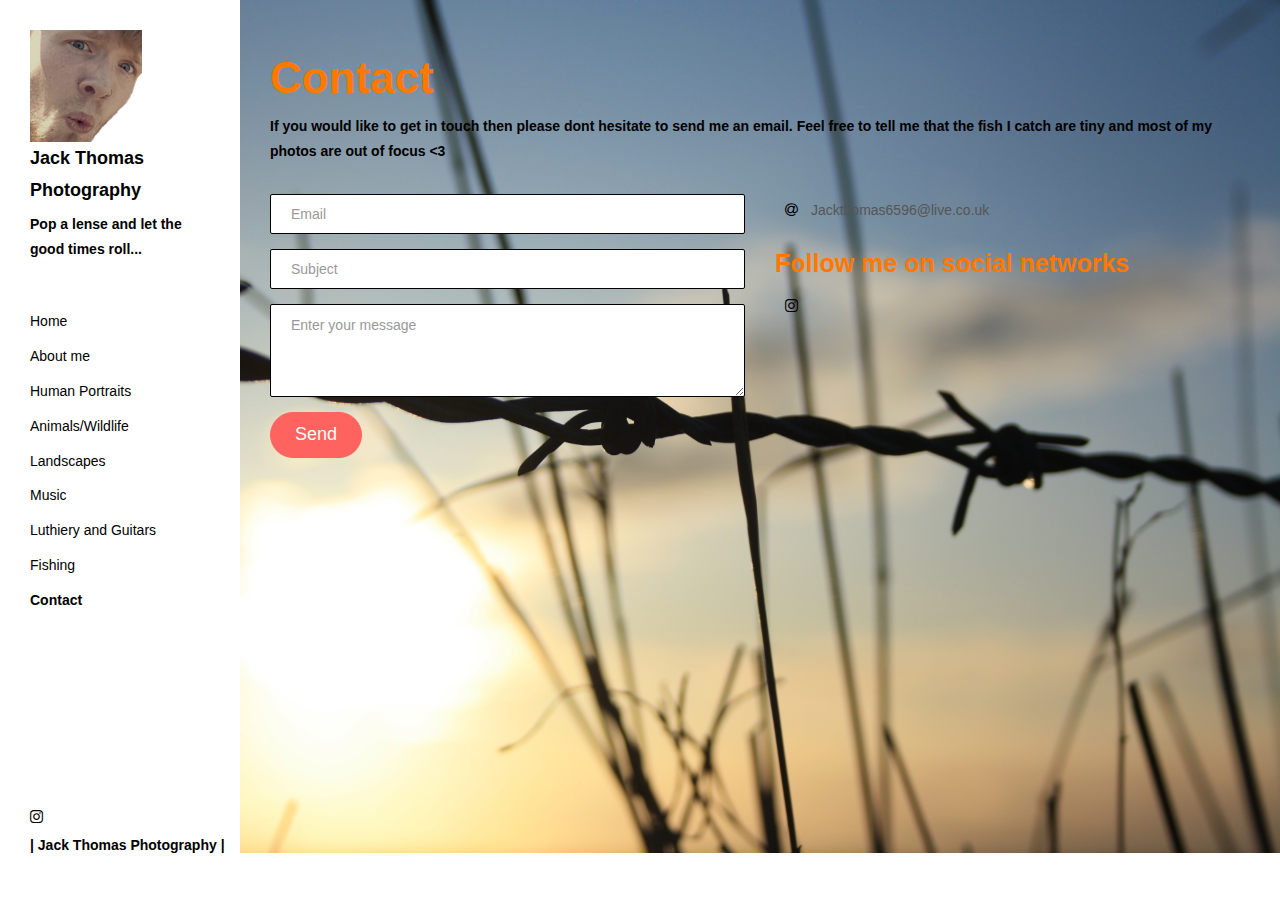
<file: contact.html>
<!DOCTYPE html>
<html lang="en">

<head>
  <meta charset="UTF-8">
  <meta content="IE=edge" http-equiv="X-UA-Compatible">
  <meta content="width=device-width,initial-scale=1" name="viewport">
  <meta content="description" name="description">
  <meta name="google" content="notranslate" />
  <meta content="Mashup templates have been developped by Orson.io team" name="author">

  <!-- Disable tap highlight on IE -->
  <meta name="msapplication-tap-highlight" content="no">
  
  <link href="./assets/apple-icon-180x180.png" rel="apple-touch-icon">
  <link href="./assets/favicon.ico" rel="icon">



  <title>Title page</title>  

<link href="./main.82cfd66e.css" rel="stylesheet"></head>

<body>

 <!-- Add your content of header -->
<header class="">
  <div class="navbar navbar-default visible-xs">
    <button type="button" class="navbar-toggle collapsed">
      <span class="sr-only">Toggle navigation</span>
      <span class="icon-bar"></span>
      <span class="icon-bar"></span>
      <span class="icon-bar"></span>
    </button>
    <a href="./index.html" class="navbar-brand">Mashup Template</a>
  </div>

  <nav class="sidebar">
    <div class="navbar-collapse" id="navbar-collapse">
      <div class="site-header hidden-xs">
          <a class="site-brand" href="./index.html" title="">
            <img class="djentepog" alt="" src="./assets/images/mypics/djentePogLarge.png">
            <br>Jack Thomas Photography
          </a>
        <p>Pop a lense and let the good times roll...</p>
      </div>
      <ul class="nav">
        <li><a href="./index.html" title="">Home</a></li>
        <li><a href="./about.html" title="">About me</a></li>
        <li><a href="./humanportraits.html" title="">Human Portraits</a></li>
        <li><a href="./animals.html" title="">Animals/Wildlife</a></li>
        <li><a href="./landscapes.html" title="">Landscapes</a></li>
        <li><a href="./music.html" title="">Music</a></li>
        <li><a href="./luthieryandguitars.html" title="">Luthiery and Guitars</a></li>
        <li><a href="./fishing.html" title="">Fishing</a></li>
        <li><a href="./contact.html" title="">Contact</a></li>

      </ul>

      <nav class="nav-footer">
        <p class="nav-footer-social-buttons">
          <a class="fa-icon" href="https://www.instagram.com/jackthomasdrums/" title="">
            <i class="fa fa-instagram"></i>
          </a>
        </p>
        <p>| Jack Thomas Photography | </p>
      </nav>  
    </div> 
  </nav>
</header>
<main class="" id="main-collapse">


<div class="row">
  <div class="col-xs-12">
    <div class="section-container-spacer">
      <h1>Contact</h1>
      <p>If you would like to get in touch then please dont hesitate to send me an email. Feel free to tell me that the fish I catch are tiny and most of my photos are out of focus <3</p>
    </div>
    <div class="section-container-spacer">
       <form action="" class="reveal-content">
          <div class="row">
            <div class="col-md-6">
              <div class="form-group">
                <input type="email" class="form-control" id="email" placeholder="Email">
              </div>
              <div class="form-group">
                <input type="text" class="form-control" id="subject" placeholder="Subject">
              </div>
              <div class="form-group">
                <textarea class="form-control" rows="3" placeholder="Enter your message"></textarea>
              </div>
              <button type="submit" class="btn btn-primary btn-lg">Send</button>
            </div>
            <div class="col-md-6">
              <ul class="list-unstyled address-container">
                <li>
                  <span class="fa-icon">
                    <i class="fa fa-at" aria-hidden="true"></i>
                  </span>
                  Jackthomas6596@live.co.uk
              </ul>
              <h3>Follow me on social networks</h3>
              <a class="fa-icon" href="https://www.instagram.com/jackthomasdrums/" title="">
            <i class="fa fa-instagram"></i>
              </a>
            </div>
          </div>
        </form>
    </div>
  </div>
</div>


</main>

<script>
document.addEventListener("DOMContentLoaded", function (event) {
  navbarToggleSidebar();
  navActivePage();
});
</script>

<!-- Google Analytics: change UA-XXXXX-X to be your site's ID 

<script>
  (function (i, s, o, g, r, a, m) {
    i['GoogleAnalyticsObject'] = r; i[r] = i[r] || function () {
      (i[r].q = i[r].q || []).push(arguments)
    }, i[r].l = 1 * new Date(); a = s.createElement(o),
      m = s.getElementsByTagName(o)[0]; a.async = 1; a.src = g; m.parentNode.insertBefore(a, m)
  })(window, document, 'script', '//www.google-analytics.com/analytics.js', 'ga');
  ga('create', 'UA-XXXXX-X', 'auto');
  ga('send', 'pageview');
</script>

--> <script type="text/javascript" src="./main.85741bff.js"></script></body>

</html>
</file>
<file: main.82cfd66e.css>
@import url(https://fonts.googleapis.com/css?family=Cabin:400, 700|Source + Sans + Pro:400, 700);
@import url(https://maxcdn.bootstrapcdn.com/font-awesome/4.7.0/css/font-awesome.min.css); /*!
 * Bootstrap v3.3.7 (http://getbootstrap.com)
 * Copyright 2011-2016 Twitter, Inc.
 * Licensed under MIT (https://github.com/twbs/bootstrap/blob/master/LICENSE)
 */
/*! normalize.css v3.0.3 | MIT License | github.com/necolas/normalize.css */
html {
    font-family: sans-serif;
    -ms-text-size-adjust: 100%;
    -webkit-text-size-adjust: 100%;
}
body {
    margin: 0;
    background-image: url('./assets/images/mypics/barbedwiredreams.jpg');
    background-size: cover;
    background-repeat: no-repeat;
}
article,
aside,
details,
figcaption,
figure,
footer,
header,
hgroup,
main,
menu,
nav,
section,
summary {
    display: block;
}
audio,
canvas,
progress,
video {
    display: inline-block;
    vertical-align: baseline;
}
audio:not([controls]) {
    display: none;
    height: 0;
}
[hidden],
template {
    display: none;
}
a {
    background-color: transparent;
}
a:active,
a:hover {
    outline: 0;
}
abbr[title] {
    border-bottom: 1px dotted;
}
b,
strong {
    font-weight: 700;
}
dfn {
    font-style: italic;
}
h1 {
    font-size: 2em;
    margin: 0.67em 0;
    color: #E57715;
}
mark {
    background: #ff0;
    color: #000;
}
small {
    font-size: 80%;
}
sub,
sup {
    font-size: 75%;
    line-height: 0;
    position: relative;
    vertical-align: baseline;
}
sup {
    top: -0.5em;
}
sub {
    bottom: -0.25em;
}
img {
    border: 0;
}
svg:not(:root) {
    overflow: hidden;
}
figure {
    margin: 1em 40px;
}
hr {
    box-sizing: content-box;
    height: 0;
}
pre {
    overflow: auto;
}
code,
kbd,
pre,
samp {
    font-family: monospace, monospace;
    font-size: 1em;
}
button,
input,
optgroup,
select,
textarea {
    color: inherit;
    font: inherit;
    margin: 0;
}
button {
    overflow: visible;
}
button,
select {
    text-transform: none;
}
button,
html input[type="button"],
input[type="reset"],
input[type="submit"] {
    -webkit-appearance: button;
    cursor: pointer;
}
button[disabled],
html input[disabled] {
    cursor: default;
}
button::-moz-focus-inner,
input::-moz-focus-inner {
    border: 0;
    padding: 0;
}
input {
    line-height: normal;
}
input[type="checkbox"],
input[type="radio"] {
    box-sizing: border-box;
    padding: 0;
}
input[type="number"]::-webkit-inner-spin-button,
input[type="number"]::-webkit-outer-spin-button {
    height: auto;
}
input[type="search"] {
    -webkit-appearance: textfield;
    box-sizing: content-box;
}
input[type="search"]::-webkit-search-cancel-button,
input[type="search"]::-webkit-search-decoration {
    -webkit-appearance: none;
}
fieldset {
    border: 1px solid silver;
    margin: 0 2px;
    padding: 0.35em 0.625em 0.75em;
}
textarea {
    overflow: auto;
}
optgroup {
    font-weight: 700;
}
table {
    border-collapse: collapse;
    border-spacing: 0;
}
td,
th {
    padding: 0;
}

/*! Source: https://github.com/h5bp/html5-boilerplate/blob/master/src/css/main.css */
@media print {
    *,
    :after,
    :before {
        background: transparent !important;
        color: #000 !important;
        box-shadow: none !important;
        text-shadow: none !important;
    }
    a,
    a:visited {
        text-decoration: underline;
    }
    a[href]:after {
        content: " (" attr(href) ")";
    }
    abbr[title]:after {
        content: " (" attr(title) ")";
    }
    a[href^="#"]:after,
    a[href^="javascript:"]:after {
        content: "";
    }
    blockquote,
    pre {
        border: 1px solid #999;
        page-break-inside: avoid;
    }
    thead {
        display: table-header-group;
    }
    img,
    tr {
        page-break-inside: avoid;
    }
    img {
        max-width: 100% !important;
    }
    h2,
    h3,
    p {
        orphans: 3;
        widows: 3;
    }
    h2,
    h3 {
        page-break-after: avoid;
    }
    .navbar {
        display: none;
    }
    .btn > .caret,
    .dropup > .btn > .caret {
        border-top-color: #000 !important;
    }
    .label {
        border: 1px solid #000;
    }
    .table {
        border-collapse: collapse !important;
    }
    .table td,
    .table th {
        background-color: #fff !important;
    }
    .table-bordered td,
    .table-bordered th {
        border: 1px solid #ddd !important;
    }
}
*,
:after,
:before {
    -webkit-box-sizing: border-box;
    -moz-box-sizing: border-box;
    box-sizing: border-box;
}
html {
    font-size: 10px;
    -webkit-tap-highlight-color: transparent;
}
body {
    font-family: Source Sans Pro, Helvetica, Arial, sans-serif;
    font-size: 14px;
    line-height: 1.78;
    color: #555;
    background-color: #fff;
}
button,
input,
select,
textarea {
    font-family: inherit;
    font-size: inherit;
    line-height: inherit;
}
a {
    color: #ff6360;
    text-decoration: none;
}
a:focus,
a:hover {
    color: #ff1814;
    text-decoration: underline;
}
a:focus {
    outline: 5px auto -webkit-focus-ring-color;
    outline-offset: -2px;
}
figure {
    margin: 0;
}
img {
    vertical-align: middle;
}
.img-responsive {
    display: block;
    max-width: 100%;
    height: auto;
}
.img-rounded {
    border-radius: 2px;
}
.img-thumbnail {
    padding: 4px;
    line-height: 1.78;
    background-color: #fff;
    border: 1px solid #ddd;
    border-radius: 2px;
    -webkit-transition: all 0.2s ease-in-out;
    -o-transition: all 0.2s ease-in-out;
    transition: all 0.2s ease-in-out;
    display: inline-block;
    max-width: 100%;
    height: auto;
}
.img-circle {
    border-radius: 50%;
}
hr {
    margin-top: 24px;
    margin-bottom: 24px;
    border: 0;
    border-top: 1px solid #eee;
}
.sr-only {
    position: absolute;
    width: 1px;
    height: 1px;
    margin: -1px;
    padding: 0;
    overflow: hidden;
    clip: rect(0, 0, 0, 0);
    border: 0;
}
.sr-only-focusable:active,
.sr-only-focusable:focus {
    position: static;
    width: auto;
    height: auto;
    margin: 0;
    overflow: visible;
    clip: auto;
}
[role="button"] {
    cursor: pointer;
}
.h1,
.h2,
.h3,
.h4,
.h5,
.h6,
h1,
h2,
h3,
h4,
h5,
h6 {
    font-family: Cabin, Helvetica, Arial, sans-serif;
    font-weight: 700;
    line-height: 1.1;
    color: #FF7800;
}
.h1 .small,
.h1 small,
.h2 .small,
.h2 small,
.h3 .small,
.h3 small,
.h4 .small,
.h4 small,
.h5 .small,
.h5 small,
.h6 .small,
.h6 small,
h1 .small,
h1 small,
h2 .small,
h2 small,
h3 .small,
h3 small,
h4 .small,
h4 small,
h5 .small,
h5 small,
h6 .small,
h6 small {
    font-weight: 400;
    line-height: 1;
    color: #777;
}
.h1,
.h2,
.h3,
h1,
h2,
h3 {
    margin-top: 24px;
    margin-bottom: 12px;
}
.h1 .small,
.h1 small,
.h2 .small,
.h2 small,
.h3 .small,
.h3 small,
h1 .small,
h1 small,
h2 .small,
h2 small,
h3 .small,
h3 small {
    font-size: 65%;
}
.h4,
.h5,
.h6,
h4,
h5,
h6 {
    margin-top: 12px;
    margin-bottom: 12px;
}
.h4 .small,
.h4 small,
.h5 .small,
.h5 small,
.h6 .small,
.h6 small,
h4 .small,
h4 small,
h5 .small,
h5 small,
h6 .small,
h6 small {
    font-size: 75%;
}
.h1,
h1 {
    font-size: 44px;
}
.h2,
h2 {
    font-size: 33px;
}
.h3,
h3 {
    font-size: 25px;
}
.h4,
h4 {
    font-size: 19px;
}
.h5,
h5 {
    font-size: 14px;
}
.h6,
h6 {
    font-size: 12px;
}
p {
    margin: 0 0 12px;
}
.lead {
    margin-bottom: 24px;
    font-size: 16px;
    font-weight: 300;
    line-height: 1.4;
}
@media (min-width: 768px) {
    .lead {
        font-size: 21px;
    }
}
.small,
small {
    font-size: 85%;
}
.mark,
mark {
    background-color: #fcf8e3;
    padding: 0.2em;
}
.text-left {
    text-align: left;
}
.text-right {
    text-align: right;
}
.text-center {
    text-align: center;
}
.text-justify {
    text-align: justify;
}
.text-nowrap {
    white-space: nowrap;
}
.text-lowercase {
    text-transform: lowercase;
}
.initialism,
.text-uppercase {
    text-transform: uppercase;
}
.text-capitalize {
    text-transform: capitalize;
}
.text-muted {
    color: #777;
}
.text-primary {
    color: #ff6360;
}
a.text-primary:focus,
a.text-primary:hover {
    color: #ff312d;
}
.text-success {
    color: #fff;
}
a.text-success:focus,
a.text-success:hover {
    color: #e6e6e6;
}
.text-info {
    color: #31708f;
}
a.text-info:focus,
a.text-info:hover {
    color: #245269;
}
.text-warning {
    color: #8a6d3b;
}
a.text-warning:focus,
a.text-warning:hover {
    color: #66512c;
}
.text-danger {
    color: #fff;
}
a.text-danger:focus,
a.text-danger:hover {
    color: #e6e6e6;
}
.bg-primary {
    color: #fff;
    background-color: #ff6360;
}
a.bg-primary:focus,
a.bg-primary:hover {
    background-color: #ff312d;
}
.bg-success {
    background-color: #57ce6e;
}
a.bg-success:focus,
a.bg-success:hover {
    background-color: #37bb50;
}
.bg-info {
    background-color: #d9edf7;
}
a.bg-info:focus,
a.bg-info:hover {
    background-color: #afd9ee;
}
.bg-warning {
    background-color: #fcf8e3;
}
a.bg-warning:focus,
a.bg-warning:hover {
    background-color: #f7ecb5;
}
.bg-danger {
    background-color: #ee624b;
}
a.bg-danger:focus,
a.bg-danger:hover {
    background-color: #ea391c;
}
.page-header {
    padding-bottom: 11px;
    margin: 48px 0 24px;
    border-bottom: 1px solid #eee;
}
ol,
ul {
    margin-top: 0;
    margin-bottom: 12px;
}
ol ol,
ol ul,
ul ol,
ul ul {
    margin-bottom: 0;
}
.list-inline,
.list-unstyled {
    padding-left: 0;
    list-style: none;
}
.list-inline {
    margin-left: -5px;
}
.list-inline > li {
    display: inline-block;
    padding-left: 5px;
    padding-right: 5px;
}
dl {
    margin-top: 0;
    margin-bottom: 24px;
}
dd,
dt {
    line-height: 1.78;
}
dt {
    font-weight: 700;
}
dd {
    margin-left: 0;
}
.dl-horizontal dd:after,
.dl-horizontal dd:before {
    content: " ";
    display: table;
}
.dl-horizontal dd:after {
    clear: both;
}
@media (min-width: 768px) {
    .dl-horizontal dt {
        float: left;
        width: 160px;
        clear: left;
        text-align: right;
        overflow: hidden;
        text-overflow: ellipsis;
        white-space: nowrap;
    }
    .dl-horizontal dd {
        margin-left: 180px;
    }
}
abbr[data-original-title],
abbr[title] {
    cursor: help;
    border-bottom: 1px dotted #777;
}
.initialism {
    font-size: 90%;
}
blockquote {
    padding: 12px 24px;
    margin: 0 0 24px;
    font-size: 17.5px;
    border-left: 5px solid #eee;
}
blockquote ol:last-child,
blockquote p:last-child,
blockquote ul:last-child {
    margin-bottom: 0;
}
blockquote .small,
blockquote footer,
blockquote small {
    display: block;
    font-size: 80%;
    line-height: 1.78;
    color: #777;
}
blockquote .small:before,
blockquote footer:before,
blockquote small:before {
    content: "\2014   \A0";
}
.blockquote-reverse,
blockquote.pull-right {
    padding-right: 15px;
    padding-left: 0;
    border-right: 5px solid #eee;
    border-left: 0;
    text-align: right;
}
.blockquote-reverse .small:before,
.blockquote-reverse footer:before,
.blockquote-reverse small:before,
blockquote.pull-right .small:before,
blockquote.pull-right footer:before,
blockquote.pull-right small:before {
    content: "";
}
.blockquote-reverse .small:after,
.blockquote-reverse footer:after,
.blockquote-reverse small:after,
blockquote.pull-right .small:after,
blockquote.pull-right footer:after,
blockquote.pull-right small:after {
    content: "\A0   \2014";
}
address {
    margin-bottom: 24px;
    font-style: normal;
    line-height: 1.78;
}
code,
kbd,
pre,
samp {
    font-family: Menlo, Monaco, Consolas, Courier New, monospace;
}
code {
    color: #c7254e;
    background-color: #f9f2f4;
}
code,
kbd {
    padding: 2px 4px;
    font-size: 90%;
    border-radius: 2px;
}
kbd {
    color: #fff;
    background-color: #333;
    box-shadow: inset 0 -1px 0 rgba(0, 0, 0, 0.25);
}
kbd kbd {
    padding: 0;
    font-size: 100%;
    font-weight: 700;
    box-shadow: none;
}
pre {
    display: block;
    padding: 11.5px;
    margin: 0 0 12px;
    font-size: 13px;
    line-height: 1.78;
    word-break: break-all;
    word-wrap: break-word;
    color: #333;
    background-color: #f5f5f5;
    border: 1px solid #ccc;
    border-radius: 2px;
}
pre code {
    padding: 0;
    font-size: inherit;
    color: inherit;
    white-space: pre-wrap;
    background-color: transparent;
    border-radius: 0;
}
.pre-scrollable {
    max-height: 340px;
    overflow-y: scroll;
}
.container {
    margin-right: auto;
    margin-left: auto;
    padding-left: 15px;
    padding-right: 15px;
}
.container:after,
.container:before {
    content: " ";
    display: table;
}
.container:after {
    clear: both;
}
@media (min-width: 768px) {
    .container {
        width: 750px;
    }
}
@media (min-width: 992px) {
    .container {
        width: 970px;
    }
}
@media (min-width: 1200px) {
    .container {
        width: 1170px;
    }
}
.container-fluid {
    margin-right: auto;
    margin-left: auto;
    padding-left: 15px;
    padding-right: 15px;
}
.container-fluid:after,
.container-fluid:before {
    content: " ";
    display: table;
}
.container-fluid:after {
    clear: both;
}
.row {
    margin-left: -15px;
    margin-right: -15px;
}
.row:after,
.row:before {
    content: " ";
    display: table;
}
.row:after {
    clear: both;
}
.col-lg-1,
.col-lg-2,
.col-lg-3,
.col-lg-4,
.col-lg-5,
.col-lg-6,
.col-lg-7,
.col-lg-8,
.col-lg-9,
.col-lg-10,
.col-lg-11,
.col-lg-12,
.col-md-1,
.col-md-2,
.col-md-3,
.col-md-4,
.col-md-5,
.col-md-6,
.col-md-7,
.col-md-8,
.col-md-9,
.col-md-10,
.col-md-11,
.col-md-12,
.col-sm-1,
.col-sm-2,
.col-sm-3,
.col-sm-4,
.col-sm-5,
.col-sm-6,
.col-sm-7,
.col-sm-8,
.col-sm-9,
.col-sm-10,
.col-sm-11,
.col-sm-12,
.col-xs-1,
.col-xs-2,
.col-xs-3,
.col-xs-4,
.col-xs-5,
.col-xs-6,
.col-xs-7,
.col-xs-8,
.col-xs-9,
.col-xs-10,
.col-xs-11,
.col-xs-12 {
    position: relative;
    min-height: 1px;
    padding-left: 15px;
    padding-right: 15px;
}
.col-xs-1,
.col-xs-2,
.col-xs-3,
.col-xs-4,
.col-xs-5,
.col-xs-6,
.col-xs-7,
.col-xs-8,
.col-xs-9,
.col-xs-10,
.col-xs-11,
.col-xs-12 {
    float: left;
}
.col-xs-1 {
    width: 8.33333%;
}
.col-xs-2 {
    width: 16.66667%;
}
.col-xs-3 {
    width: 25%;
}
.col-xs-4 {
    width: 33.33333%;
}
.col-xs-5 {
    width: 41.66667%;
}
.col-xs-6 {
    width: 50%;
}
.col-xs-7 {
    width: 58.33333%;
}
.col-xs-8 {
    width: 66.66667%;
}
.col-xs-9 {
    width: 75%;
}
.col-xs-10 {
    width: 83.33333%;
}
.col-xs-11 {
    width: 91.66667%;
}
.col-xs-12 {
    width: 100%;
}
.col-xs-pull-0 {
    right: auto;
}
.col-xs-pull-1 {
    right: 8.33333%;
}
.col-xs-pull-2 {
    right: 16.66667%;
}
.col-xs-pull-3 {
    right: 25%;
}
.col-xs-pull-4 {
    right: 33.33333%;
}
.col-xs-pull-5 {
    right: 41.66667%;
}
.col-xs-pull-6 {
    right: 50%;
}
.col-xs-pull-7 {
    right: 58.33333%;
}
.col-xs-pull-8 {
    right: 66.66667%;
}
.col-xs-pull-9 {
    right: 75%;
}
.col-xs-pull-10 {
    right: 83.33333%;
}
.col-xs-pull-11 {
    right: 91.66667%;
}
.col-xs-pull-12 {
    right: 100%;
}
.col-xs-push-0 {
    left: auto;
}
.col-xs-push-1 {
    left: 8.33333%;
}
.col-xs-push-2 {
    left: 16.66667%;
}
.col-xs-push-3 {
    left: 25%;
}
.col-xs-push-4 {
    left: 33.33333%;
}
.col-xs-push-5 {
    left: 41.66667%;
}
.col-xs-push-6 {
    left: 50%;
}
.col-xs-push-7 {
    left: 58.33333%;
}
.col-xs-push-8 {
    left: 66.66667%;
}
.col-xs-push-9 {
    left: 75%;
}
.col-xs-push-10 {
    left: 83.33333%;
}
.col-xs-push-11 {
    left: 91.66667%;
}
.col-xs-push-12 {
    left: 100%;
}
.col-xs-offset-0 {
    margin-left: 0;
}
.col-xs-offset-1 {
    margin-left: 8.33333%;
}
.col-xs-offset-2 {
    margin-left: 16.66667%;
}
.col-xs-offset-3 {
    margin-left: 25%;
}
.col-xs-offset-4 {
    margin-left: 33.33333%;
}
.col-xs-offset-5 {
    margin-left: 41.66667%;
}
.col-xs-offset-6 {
    margin-left: 50%;
}
.col-xs-offset-7 {
    margin-left: 58.33333%;
}
.col-xs-offset-8 {
    margin-left: 66.66667%;
}
.col-xs-offset-9 {
    margin-left: 75%;
}
.col-xs-offset-10 {
    margin-left: 83.33333%;
}
.col-xs-offset-11 {
    margin-left: 91.66667%;
}
.col-xs-offset-12 {
    margin-left: 100%;
}
@media (min-width: 768px) {
    .col-sm-1,
    .col-sm-2,
    .col-sm-3,
    .col-sm-4,
    .col-sm-5,
    .col-sm-6,
    .col-sm-7,
    .col-sm-8,
    .col-sm-9,
    .col-sm-10,
    .col-sm-11,
    .col-sm-12 {
        float: left;
    }
    .col-sm-1 {
        width: 8.33333%;
    }
    .col-sm-2 {
        width: 16.66667%;
    }
    .col-sm-3 {
        width: 25%;
    }
    .col-sm-4 {
        width: 33.33333%;
    }
    .col-sm-5 {
        width: 41.66667%;
    }
    .col-sm-6 {
        width: 50%;
    }
    .col-sm-7 {
        width: 58.33333%;
    }
    .col-sm-8 {
        width: 66.66667%;
    }
    .col-sm-9 {
        width: 75%;
    }
    .col-sm-10 {
        width: 83.33333%;
    }
    .col-sm-11 {
        width: 91.66667%;
    }
    .col-sm-12 {
        width: 100%;
    }
    .col-sm-pull-0 {
        right: auto;
    }
    .col-sm-pull-1 {
        right: 8.33333%;
    }
    .col-sm-pull-2 {
        right: 16.66667%;
    }
    .col-sm-pull-3 {
        right: 25%;
    }
    .col-sm-pull-4 {
        right: 33.33333%;
    }
    .col-sm-pull-5 {
        right: 41.66667%;
    }
    .col-sm-pull-6 {
        right: 50%;
    }
    .col-sm-pull-7 {
        right: 58.33333%;
    }
    .col-sm-pull-8 {
        right: 66.66667%;
    }
    .col-sm-pull-9 {
        right: 75%;
    }
    .col-sm-pull-10 {
        right: 83.33333%;
    }
    .col-sm-pull-11 {
        right: 91.66667%;
    }
    .col-sm-pull-12 {
        right: 100%;
    }
    .col-sm-push-0 {
        left: auto;
    }
    .col-sm-push-1 {
        left: 8.33333%;
    }
    .col-sm-push-2 {
        left: 16.66667%;
    }
    .col-sm-push-3 {
        left: 25%;
    }
    .col-sm-push-4 {
        left: 33.33333%;
    }
    .col-sm-push-5 {
        left: 41.66667%;
    }
    .col-sm-push-6 {
        left: 50%;
    }
    .col-sm-push-7 {
        left: 58.33333%;
    }
    .col-sm-push-8 {
        left: 66.66667%;
    }
    .col-sm-push-9 {
        left: 75%;
    }
    .col-sm-push-10 {
        left: 83.33333%;
    }
    .col-sm-push-11 {
        left: 91.66667%;
    }
    .col-sm-push-12 {
        left: 100%;
    }
    .col-sm-offset-0 {
        margin-left: 0;
    }
    .col-sm-offset-1 {
        margin-left: 8.33333%;
    }
    .col-sm-offset-2 {
        margin-left: 16.66667%;
    }
    .col-sm-offset-3 {
        margin-left: 25%;
    }
    .col-sm-offset-4 {
        margin-left: 33.33333%;
    }
    .col-sm-offset-5 {
        margin-left: 41.66667%;
    }
    .col-sm-offset-6 {
        margin-left: 50%;
    }
    .col-sm-offset-7 {
        margin-left: 58.33333%;
    }
    .col-sm-offset-8 {
        margin-left: 66.66667%;
    }
    .col-sm-offset-9 {
        margin-left: 75%;
    }
    .col-sm-offset-10 {
        margin-left: 83.33333%;
    }
    .col-sm-offset-11 {
        margin-left: 91.66667%;
    }
    .col-sm-offset-12 {
        margin-left: 100%;
    }
}
@media (min-width: 992px) {
    .col-md-1,
    .col-md-2,
    .col-md-3,
    .col-md-4,
    .col-md-5,
    .col-md-6,
    .col-md-7,
    .col-md-8,
    .col-md-9,
    .col-md-10,
    .col-md-11,
    .col-md-12 {
        float: left;
    }
    .col-md-1 {
        width: 8.33333%;
    }
    .col-md-2 {
        width: 16.66667%;
    }
    .col-md-3 {
        width: 25%;
    }
    .col-md-4 {
        width: 33.33333%;
    }
    .col-md-5 {
        width: 41.66667%;
    }
    .col-md-6 {
        width: 50%;
    }
    .col-md-7 {
        width: 58.33333%;
    }
    .col-md-8 {
        width: 66.66667%;
    }
    .col-md-9 {
        width: 75%;
    }
    .col-md-10 {
        width: 83.33333%;
    }
    .col-md-11 {
        width: 91.66667%;
    }
    .col-md-12 {
        width: 100%;
    }
    .col-md-pull-0 {
        right: auto;
    }
    .col-md-pull-1 {
        right: 8.33333%;
    }
    .col-md-pull-2 {
        right: 16.66667%;
    }
    .col-md-pull-3 {
        right: 25%;
    }
    .col-md-pull-4 {
        right: 33.33333%;
    }
    .col-md-pull-5 {
        right: 41.66667%;
    }
    .col-md-pull-6 {
        right: 50%;
    }
    .col-md-pull-7 {
        right: 58.33333%;
    }
    .col-md-pull-8 {
        right: 66.66667%;
    }
    .col-md-pull-9 {
        right: 75%;
    }
    .col-md-pull-10 {
        right: 83.33333%;
    }
    .col-md-pull-11 {
        right: 91.66667%;
    }
    .col-md-pull-12 {
        right: 100%;
    }
    .col-md-push-0 {
        left: auto;
    }
    .col-md-push-1 {
        left: 8.33333%;
    }
    .col-md-push-2 {
        left: 16.66667%;
    }
    .col-md-push-3 {
        left: 25%;
    }
    .col-md-push-4 {
        left: 33.33333%;
    }
    .col-md-push-5 {
        left: 41.66667%;
    }
    .col-md-push-6 {
        left: 50%;
    }
    .col-md-push-7 {
        left: 58.33333%;
    }
    .col-md-push-8 {
        left: 66.66667%;
    }
    .col-md-push-9 {
        left: 75%;
    }
    .col-md-push-10 {
        left: 83.33333%;
    }
    .col-md-push-11 {
        left: 91.66667%;
    }
    .col-md-push-12 {
        left: 100%;
    }
    .col-md-offset-0 {
        margin-left: 0;
    }
    .col-md-offset-1 {
        margin-left: 8.33333%;
    }
    .col-md-offset-2 {
        margin-left: 16.66667%;
    }
    .col-md-offset-3 {
        margin-left: 25%;
    }
    .col-md-offset-4 {
        margin-left: 33.33333%;
    }
    .col-md-offset-5 {
        margin-left: 41.66667%;
    }
    .col-md-offset-6 {
        margin-left: 50%;
    }
    .col-md-offset-7 {
        margin-left: 58.33333%;
    }
    .col-md-offset-8 {
        margin-left: 66.66667%;
    }
    .col-md-offset-9 {
        margin-left: 75%;
    }
    .col-md-offset-10 {
        margin-left: 83.33333%;
    }
    .col-md-offset-11 {
        margin-left: 91.66667%;
    }
    .col-md-offset-12 {
        margin-left: 100%;
    }
}
@media (min-width: 1200px) {
    .col-lg-1,
    .col-lg-2,
    .col-lg-3,
    .col-lg-4,
    .col-lg-5,
    .col-lg-6,
    .col-lg-7,
    .col-lg-8,
    .col-lg-9,
    .col-lg-10,
    .col-lg-11,
    .col-lg-12 {
        float: left;
    }
    .col-lg-1 {
        width: 8.33333%;
    }
    .col-lg-2 {
        width: 16.66667%;
    }
    .col-lg-3 {
        width: 25%;
    }
    .col-lg-4 {
        width: 33.33333%;
    }
    .col-lg-5 {
        width: 41.66667%;
    }
    .col-lg-6 {
        width: 50%;
    }
    .col-lg-7 {
        width: 58.33333%;
    }
    .col-lg-8 {
        width: 66.66667%;
    }
    .col-lg-9 {
        width: 75%;
    }
    .col-lg-10 {
        width: 83.33333%;
    }
    .col-lg-11 {
        width: 91.66667%;
    }
    .col-lg-12 {
        width: 100%;
    }
    .col-lg-pull-0 {
        right: auto;
    }
    .col-lg-pull-1 {
        right: 8.33333%;
    }
    .col-lg-pull-2 {
        right: 16.66667%;
    }
    .col-lg-pull-3 {
        right: 25%;
    }
    .col-lg-pull-4 {
        right: 33.33333%;
    }
    .col-lg-pull-5 {
        right: 41.66667%;
    }
    .col-lg-pull-6 {
        right: 50%;
    }
    .col-lg-pull-7 {
        right: 58.33333%;
    }
    .col-lg-pull-8 {
        right: 66.66667%;
    }
    .col-lg-pull-9 {
        right: 75%;
    }
    .col-lg-pull-10 {
        right: 83.33333%;
    }
    .col-lg-pull-11 {
        right: 91.66667%;
    }
    .col-lg-pull-12 {
        right: 100%;
    }
    .col-lg-push-0 {
        left: auto;
    }
    .col-lg-push-1 {
        left: 8.33333%;
    }
    .col-lg-push-2 {
        left: 16.66667%;
    }
    .col-lg-push-3 {
        left: 25%;
    }
    .col-lg-push-4 {
        left: 33.33333%;
    }
    .col-lg-push-5 {
        left: 41.66667%;
    }
    .col-lg-push-6 {
        left: 50%;
    }
    .col-lg-push-7 {
        left: 58.33333%;
    }
    .col-lg-push-8 {
        left: 66.66667%;
    }
    .col-lg-push-9 {
        left: 75%;
    }
    .col-lg-push-10 {
        left: 83.33333%;
    }
    .col-lg-push-11 {
        left: 91.66667%;
    }
    .col-lg-push-12 {
        left: 100%;
    }
    .col-lg-offset-0 {
        margin-left: 0;
    }
    .col-lg-offset-1 {
        margin-left: 8.33333%;
    }
    .col-lg-offset-2 {
        margin-left: 16.66667%;
    }
    .col-lg-offset-3 {
        margin-left: 25%;
    }
    .col-lg-offset-4 {
        margin-left: 33.33333%;
    }
    .col-lg-offset-5 {
        margin-left: 41.66667%;
    }
    .col-lg-offset-6 {
        margin-left: 50%;
    }
    .col-lg-offset-7 {
        margin-left: 58.33333%;
    }
    .col-lg-offset-8 {
        margin-left: 66.66667%;
    }
    .col-lg-offset-9 {
        margin-left: 75%;
    }
    .col-lg-offset-10 {
        margin-left: 83.33333%;
    }
    .col-lg-offset-11 {
        margin-left: 91.66667%;
    }
    .col-lg-offset-12 {
        margin-left: 100%;
    }
}
table {
    background-color: transparent;
}
caption {
    padding-top: 8px;
    padding-bottom: 8px;
    color: #777;
}
caption,
th {
    text-align: left;
}
.table {
    width: 100%;
    max-width: 100%;
    margin-bottom: 24px;
}
.table > tbody > tr > td,
.table > tbody > tr > th,
.table > tfoot > tr > td,
.table > tfoot > tr > th,
.table > thead > tr > td,
.table > thead > tr > th {
    padding: 8px;
    line-height: 1.78;
    vertical-align: top;
    border-top: 1px solid #ddd;
}
.table > thead > tr > th {
    vertical-align: bottom;
    border-bottom: 2px solid #ddd;
}
.table > caption + thead > tr:first-child > td,
.table > caption + thead > tr:first-child > th,
.table > colgroup + thead > tr:first-child > td,
.table > colgroup + thead > tr:first-child > th,
.table > thead:first-child > tr:first-child > td,
.table > thead:first-child > tr:first-child > th {
    border-top: 0;
}
.table > tbody + tbody {
    border-top: 2px solid #ddd;
}
.table .table {
    background-color: #fff;
}
.table-condensed > tbody > tr > td,
.table-condensed > tbody > tr > th,
.table-condensed > tfoot > tr > td,
.table-condensed > tfoot > tr > th,
.table-condensed > thead > tr > td,
.table-condensed > thead > tr > th {
    padding: 5px;
}
.table-bordered,
.table-bordered > tbody > tr > td,
.table-bordered > tbody > tr > th,
.table-bordered > tfoot > tr > td,
.table-bordered > tfoot > tr > th,
.table-bordered > thead > tr > td,
.table-bordered > thead > tr > th {
    border: 1px solid #ddd;
}
.table-bordered > thead > tr > td,
.table-bordered > thead > tr > th {
    border-bottom-width: 2px;
}
.table-striped > tbody > tr:nth-of-type(odd) {
    background-color: #f9f9f9;
}
.table-hover > tbody > tr:hover {
    background-color: #f5f5f5;
}
table col[class*="col-"] {
    position: static;
    float: none;
    display: table-column;
}
table td[class*="col-"],
table th[class*="col-"] {
    position: static;
    float: none;
    display: table-cell;
}
.table > tbody > tr.active > td,
.table > tbody > tr.active > th,
.table > tbody > tr > td.active,
.table > tbody > tr > th.active,
.table > tfoot > tr.active > td,
.table > tfoot > tr.active > th,
.table > tfoot > tr > td.active,
.table > tfoot > tr > th.active,
.table > thead > tr.active > td,
.table > thead > tr.active > th,
.table > thead > tr > td.active,
.table > thead > tr > th.active {
    background-color: #f5f5f5;
}
.table-hover > tbody > tr.active:hover > td,
.table-hover > tbody > tr.active:hover > th,
.table-hover > tbody > tr:hover > .active,
.table-hover > tbody > tr > td.active:hover,
.table-hover > tbody > tr > th.active:hover {
    background-color: #e8e8e8;
}
.table > tbody > tr.success > td,
.table > tbody > tr.success > th,
.table > tbody > tr > td.success,
.table > tbody > tr > th.success,
.table > tfoot > tr.success > td,
.table > tfoot > tr.success > th,
.table > tfoot > tr > td.success,
.table > tfoot > tr > th.success,
.table > thead > tr.success > td,
.table > thead > tr.success > th,
.table > thead > tr > td.success,
.table > thead > tr > th.success {
    background-color: #57ce6e;
}
.table-hover > tbody > tr.success:hover > td,
.table-hover > tbody > tr.success:hover > th,
.table-hover > tbody > tr:hover > .success,
.table-hover > tbody > tr > td.success:hover,
.table-hover > tbody > tr > th.success:hover {
    background-color: #43c85d;
}
.table > tbody > tr.info > td,
.table > tbody > tr.info > th,
.table > tbody > tr > td.info,
.table > tbody > tr > th.info,
.table > tfoot > tr.info > td,
.table > tfoot > tr.info > th,
.table > tfoot > tr > td.info,
.table > tfoot > tr > th.info,
.table > thead > tr.info > td,
.table > thead > tr.info > th,
.table > thead > tr > td.info,
.table > thead > tr > th.info {
    background-color: #d9edf7;
}
.table-hover > tbody > tr.info:hover > td,
.table-hover > tbody > tr.info:hover > th,
.table-hover > tbody > tr:hover > .info,
.table-hover > tbody > tr > td.info:hover,
.table-hover > tbody > tr > th.info:hover {
    background-color: #c4e3f3;
}
.table > tbody > tr.warning > td,
.table > tbody > tr.warning > th,
.table > tbody > tr > td.warning,
.table > tbody > tr > th.warning,
.table > tfoot > tr.warning > td,
.table > tfoot > tr.warning > th,
.table > tfoot > tr > td.warning,
.table > tfoot > tr > th.warning,
.table > thead > tr.warning > td,
.table > thead > tr.warning > th,
.table > thead > tr > td.warning,
.table > thead > tr > th.warning {
    background-color: #fcf8e3;
}
.table-hover > tbody > tr.warning:hover > td,
.table-hover > tbody > tr.warning:hover > th,
.table-hover > tbody > tr:hover > .warning,
.table-hover > tbody > tr > td.warning:hover,
.table-hover > tbody > tr > th.warning:hover {
    background-color: #faf2cc;
}
.table > tbody > tr.danger > td,
.table > tbody > tr.danger > th,
.table > tbody > tr > td.danger,
.table > tbody > tr > th.danger,
.table > tfoot > tr.danger > td,
.table > tfoot > tr.danger > th,
.table > tfoot > tr > td.danger,
.table > tfoot > tr > th.danger,
.table > thead > tr.danger > td,
.table > thead > tr.danger > th,
.table > thead > tr > td.danger,
.table > thead > tr > th.danger {
    background-color: #ee624b;
}
.table-hover > tbody > tr.danger:hover > td,
.table-hover > tbody > tr.danger:hover > th,
.table-hover > tbody > tr:hover > .danger,
.table-hover > tbody > tr > td.danger:hover,
.table-hover > tbody > tr > th.danger:hover {
    background-color: #ec4e34;
}
.table-responsive {
    overflow-x: auto;
    min-height: 0.01%;
}
@media screen and (max-width: 767px) {
    .table-responsive {
        width: 100%;
        margin-bottom: 18px;
        overflow-y: hidden;
        -ms-overflow-style: -ms-autohiding-scrollbar;
        border: 1px solid #ddd;
    }
    .table-responsive > .table {
        margin-bottom: 0;
    }
    .table-responsive > .table > tbody > tr > td,
    .table-responsive > .table > tbody > tr > th,
    .table-responsive > .table > tfoot > tr > td,
    .table-responsive > .table > tfoot > tr > th,
    .table-responsive > .table > thead > tr > td,
    .table-responsive > .table > thead > tr > th {
        white-space: nowrap;
    }
    .table-responsive > .table-bordered {
        border: 0;
    }
    .table-responsive > .table-bordered > tbody > tr > td:first-child,
    .table-responsive > .table-bordered > tbody > tr > th:first-child,
    .table-responsive > .table-bordered > tfoot > tr > td:first-child,
    .table-responsive > .table-bordered > tfoot > tr > th:first-child,
    .table-responsive > .table-bordered > thead > tr > td:first-child,
    .table-responsive > .table-bordered > thead > tr > th:first-child {
        border-left: 0;
    }
    .table-responsive > .table-bordered > tbody > tr > td:last-child,
    .table-responsive > .table-bordered > tbody > tr > th:last-child,
    .table-responsive > .table-bordered > tfoot > tr > td:last-child,
    .table-responsive > .table-bordered > tfoot > tr > th:last-child,
    .table-responsive > .table-bordered > thead > tr > td:last-child,
    .table-responsive > .table-bordered > thead > tr > th:last-child {
        border-right: 0;
    }
    .table-responsive > .table-bordered > tbody > tr:last-child > td,
    .table-responsive > .table-bordered > tbody > tr:last-child > th,
    .table-responsive > .table-bordered > tfoot > tr:last-child > td,
    .table-responsive > .table-bordered > tfoot > tr:last-child > th {
        border-bottom: 0;
    }
}
fieldset {
    margin: 0;
    min-width: 0;
}
fieldset,
legend {
    padding: 0;
    border: 0;
}
legend {
    display: block;
    width: 100%;
    margin-bottom: 24px;
    font-size: 21px;
    line-height: inherit;
    color: #333;
    border-bottom: 1px solid #e5e5e5;
}
label {
    display: inline-block;
    max-width: 100%;
    margin-bottom: 5px;
    font-weight: 700;
}
input[type="search"] {
    -webkit-box-sizing: border-box;
    -moz-box-sizing: border-box;
    box-sizing: border-box;
}
input[type="checkbox"],
input[type="radio"] {
    margin: 4px 0 0;
    margin-top: 1px\9;
    line-height: normal;
}
input[type="file"] {
    display: block;
}
input[type="range"] {
    display: block;
    width: 100%;
}
select[multiple],
select[size] {
    height: auto;
}
input[type="checkbox"]:focus,
input[type="file"]:focus,
input[type="radio"]:focus {
    outline: 5px auto -webkit-focus-ring-color;
    outline-offset: -2px;
}
output {
    padding-top: 9px;
}
.form-control,
output {
    display: block;
    font-size: 14px;
    line-height: 1.78;
    color: #555;
}
.form-control {
    width: 100%;
    height: 40px;
    padding: 8px 20px;
    background-color: #fff;
    background-image: none;
    border: 1px solid #000;
    border-radius: 2px;
    -webkit-box-shadow: inset 0 1px 1px rgba(0, 0, 0, 0.075);
    box-shadow: inset 0 1px 1px rgba(0, 0, 0, 0.075);
    -webkit-transition: border-color 0.15s ease-in-out, box-shadow 0.15s ease-in-out;
    -o-transition: border-color ease-in-out 0.15s, box-shadow ease-in-out 0.15s;
    transition: border-color 0.15s ease-in-out, box-shadow 0.15s ease-in-out;
}
.form-control:focus {
    border-color: #66afe9;
    -webkit-box-shadow: inset 0 1px 1px rgba(0, 0, 0, 0.075), 0 0 8px rgba(102, 175, 233, 0.6);
    box-shadow: inset 0 1px 1px rgba(0, 0, 0, 0.075), 0 0 8px rgba(102, 175, 233, 0.6);
}
.form-control::-moz-placeholder {
    color: #999;
    opacity: 1;
}
.form-control:-ms-input-placeholder {
    color: #999;
}
.form-control::-webkit-input-placeholder {
    color: #999;
}
.form-control::-ms-expand {
    border: 0;
    background-color: transparent;
}
.form-control[disabled],
.form-control[readonly],
fieldset[disabled] .form-control {
    background-color: #eee;
    opacity: 1;
}
.form-control[disabled],
fieldset[disabled] .form-control {
    cursor: not-allowed;
}
textarea.form-control {
    height: auto;
}
input[type="search"] {
    -webkit-appearance: none;
}
@media screen and (-webkit-min-device-pixel-ratio: 0) {
    input[type="date"].form-control,
    input[type="datetime-local"].form-control,
    input[type="month"].form-control,
    input[type="time"].form-control {
        line-height: 40px;
    }
    .input-group-sm > .input-group-btn > input[type="date"].btn,
    .input-group-sm > .input-group-btn > input[type="datetime-local"].btn,
    .input-group-sm > .input-group-btn > input[type="month"].btn,
    .input-group-sm > .input-group-btn > input[type="time"].btn,
    .input-group-sm > input[type="date"].form-control,
    .input-group-sm > input[type="date"].input-group-addon,
    .input-group-sm > input[type="datetime-local"].form-control,
    .input-group-sm > input[type="datetime-local"].input-group-addon,
    .input-group-sm > input[type="month"].form-control,
    .input-group-sm > input[type="month"].input-group-addon,
    .input-group-sm > input[type="time"].form-control,
    .input-group-sm > input[type="time"].input-group-addon,
    .input-group-sm input[type="date"],
    .input-group-sm input[type="datetime-local"],
    .input-group-sm input[type="month"],
    .input-group-sm input[type="time"],
    input[type="date"].input-sm,
    input[type="datetime-local"].input-sm,
    input[type="month"].input-sm,
    input[type="time"].input-sm {
        line-height: 30px;
    }
    .input-group-lg > .input-group-btn > input[type="date"].btn,
    .input-group-lg > .input-group-btn > input[type="datetime-local"].btn,
    .input-group-lg > .input-group-btn > input[type="month"].btn,
    .input-group-lg > .input-group-btn > input[type="time"].btn,
    .input-group-lg > input[type="date"].form-control,
    .input-group-lg > input[type="date"].input-group-addon,
    .input-group-lg > input[type="datetime-local"].form-control,
    .input-group-lg > input[type="datetime-local"].input-group-addon,
    .input-group-lg > input[type="month"].form-control,
    .input-group-lg > input[type="month"].input-group-addon,
    .input-group-lg > input[type="time"].form-control,
    .input-group-lg > input[type="time"].input-group-addon,
    .input-group-lg input[type="date"],
    .input-group-lg input[type="datetime-local"],
    .input-group-lg input[type="month"],
    .input-group-lg input[type="time"],
    input[type="date"].input-lg,
    input[type="datetime-local"].input-lg,
    input[type="month"].input-lg,
    input[type="time"].input-lg {
        line-height: 46px;
    }
}
.form-group {
    margin-bottom: 15px;
}
.checkbox,
.radio {
    position: relative;
    display: block;
    margin-top: 10px;
    margin-bottom: 10px;
}
.checkbox label,
.radio label {
    min-height: 24px;
    padding-left: 20px;
    margin-bottom: 0;
    font-weight: 400;
    cursor: pointer;
}
.checkbox-inline input[type="checkbox"],
.checkbox input[type="checkbox"],
.radio-inline input[type="radio"],
.radio input[type="radio"] {
    position: absolute;
    margin-left: -20px;
    margin-top: 4px\9;
}
.checkbox + .checkbox,
.radio + .radio {
    margin-top: -5px;
}
.checkbox-inline,
.radio-inline {
    position: relative;
    display: inline-block;
    padding-left: 20px;
    margin-bottom: 0;
    vertical-align: middle;
    font-weight: 400;
    cursor: pointer;
}
.checkbox-inline + .checkbox-inline,
.radio-inline + .radio-inline {
    margin-top: 0;
    margin-left: 10px;
}
.checkbox-inline.disabled,
.checkbox.disabled label,
.radio-inline.disabled,
.radio.disabled label,
fieldset[disabled] .checkbox-inline,
fieldset[disabled] .checkbox label,
fieldset[disabled] .radio-inline,
fieldset[disabled] .radio label,
fieldset[disabled] input[type="checkbox"],
fieldset[disabled] input[type="radio"],
input[type="checkbox"].disabled,
input[type="checkbox"][disabled],
input[type="radio"].disabled,
input[type="radio"][disabled] {
    cursor: not-allowed;
}
.form-control-static {
    padding-top: 9px;
    padding-bottom: 9px;
    margin-bottom: 0;
    min-height: 38px;
}
.form-control-static.input-lg,
.form-control-static.input-sm,
.input-group-lg > .form-control-static.form-control,
.input-group-lg > .form-control-static.input-group-addon,
.input-group-lg > .input-group-btn > .form-control-static.btn,
.input-group-sm > .form-control-static.form-control,
.input-group-sm > .form-control-static.input-group-addon,
.input-group-sm > .input-group-btn > .form-control-static.btn {
    padding-left: 0;
    padding-right: 0;
}
.input-group-sm > .form-control,
.input-group-sm > .input-group-addon,
.input-group-sm > .input-group-btn > .btn,
.input-sm {
    height: 30px;
    padding: 5px 14px;
    font-size: 12px;
    line-height: 1.5;
    border-radius: 2px;
}
.input-group-sm > .input-group-btn > select.btn,
.input-group-sm > select.form-control,
.input-group-sm > select.input-group-addon,
select.input-sm {
    height: 30px;
    line-height: 30px;
}
.input-group-sm > .input-group-btn > select[multiple].btn,
.input-group-sm > .input-group-btn > textarea.btn,
.input-group-sm > select[multiple].form-control,
.input-group-sm > select[multiple].input-group-addon,
.input-group-sm > textarea.form-control,
.input-group-sm > textarea.input-group-addon,
select[multiple].input-sm,
textarea.input-sm {
    height: auto;
}
.form-group-sm .form-control {
    height: 30px;
    padding: 5px 14px;
    font-size: 12px;
    line-height: 1.5;
    border-radius: 2px;
}
.form-group-sm select.form-control {
    height: 30px;
    line-height: 30px;
}
.form-group-sm select[multiple].form-control,
.form-group-sm textarea.form-control {
    height: auto;
}
.form-group-sm .form-control-static {
    height: 30px;
    min-height: 36px;
    padding: 6px 14px;
    font-size: 12px;
    line-height: 1.5;
}
.input-group-lg > .form-control,
.input-group-lg > .input-group-addon,
.input-group-lg > .input-group-btn > .btn,
.input-lg {
    height: 46px;
    padding: 10px 24px;
    font-size: 18px;
    line-height: 1.33333;
    border-radius: 2px;
}
.input-group-lg > .input-group-btn > select.btn,
.input-group-lg > select.form-control,
.input-group-lg > select.input-group-addon,
select.input-lg {
    height: 46px;
    line-height: 46px;
}
.input-group-lg > .input-group-btn > select[multiple].btn,
.input-group-lg > .input-group-btn > textarea.btn,
.input-group-lg > select[multiple].form-control,
.input-group-lg > select[multiple].input-group-addon,
.input-group-lg > textarea.form-control,
.input-group-lg > textarea.input-group-addon,
select[multiple].input-lg,
textarea.input-lg {
    height: auto;
}
.form-group-lg .form-control {
    height: 46px;
    padding: 10px 24px;
    font-size: 18px;
    line-height: 1.33333;
    border-radius: 2px;
}
.form-group-lg select.form-control {
    height: 46px;
    line-height: 46px;
}
.form-group-lg select[multiple].form-control,
.form-group-lg textarea.form-control {
    height: auto;
}
.form-group-lg .form-control-static {
    height: 46px;
    min-height: 42px;
    padding: 11px 24px;
    font-size: 18px;
    line-height: 1.33333;
}
.has-feedback {
    position: relative;
}
.has-feedback .form-control {
    padding-right: 50px;
}
.form-control-feedback {
    position: absolute;
    top: 0;
    right: 0;
    z-index: 2;
    display: block;
    width: 40px;
    height: 40px;
    line-height: 40px;
    text-align: center;
    pointer-events: none;
}
.form-group-lg .form-control + .form-control-feedback,
.input-group-lg + .form-control-feedback,
.input-group-lg > .form-control + .form-control-feedback,
.input-group-lg > .input-group-addon + .form-control-feedback,
.input-group-lg > .input-group-btn > .btn + .form-control-feedback,
.input-lg + .form-control-feedback {
    width: 46px;
    height: 46px;
    line-height: 46px;
}
.form-group-sm .form-control + .form-control-feedback,
.input-group-sm + .form-control-feedback,
.input-group-sm > .form-control + .form-control-feedback,
.input-group-sm > .input-group-addon + .form-control-feedback,
.input-group-sm > .input-group-btn > .btn + .form-control-feedback,
.input-sm + .form-control-feedback {
    width: 30px;
    height: 30px;
    line-height: 30px;
}
.has-success .checkbox,
.has-success .checkbox-inline,
.has-success.checkbox-inline label,
.has-success.checkbox label,
.has-success .control-label,
.has-success .help-block,
.has-success .radio,
.has-success .radio-inline,
.has-success.radio-inline label,
.has-success.radio label {
    color: #fff;
}
.has-success .form-control {
    border-color: #fff;
    -webkit-box-shadow: inset 0 1px 1px rgba(0, 0, 0, 0.075);
    box-shadow: inset 0 1px 1px rgba(0, 0, 0, 0.075);
}
.has-success .form-control:focus {
    border-color: #e6e6e6;
    -webkit-box-shadow: inset 0 1px 1px rgba(0, 0, 0, 0.075), 0 0 6px #fff;
    box-shadow: inset 0 1px 1px rgba(0, 0, 0, 0.075), 0 0 6px #fff;
}
.has-success .input-group-addon {
    color: #fff;
    border-color: #fff;
    background-color: #57ce6e;
}
.has-success .form-control-feedback {
    color: #fff;
}
.has-warning .checkbox,
.has-warning .checkbox-inline,
.has-warning.checkbox-inline label,
.has-warning.checkbox label,
.has-warning .control-label,
.has-warning .help-block,
.has-warning .radio,
.has-warning .radio-inline,
.has-warning.radio-inline label,
.has-warning.radio label {
    color: #8a6d3b;
}
.has-warning .form-control {
    border-color: #8a6d3b;
    -webkit-box-shadow: inset 0 1px 1px rgba(0, 0, 0, 0.075);
    box-shadow: inset 0 1px 1px rgba(0, 0, 0, 0.075);
}
.has-warning .form-control:focus {
    border-color: #66512c;
    -webkit-box-shadow: inset 0 1px 1px rgba(0, 0, 0, 0.075), 0 0 6px #c0a16b;
    box-shadow: inset 0 1px 1px rgba(0, 0, 0, 0.075), 0 0 6px #c0a16b;
}
.has-warning .input-group-addon {
    color: #8a6d3b;
    border-color: #8a6d3b;
    background-color: #fcf8e3;
}
.has-warning .form-control-feedback {
    color: #8a6d3b;
}
.has-error .checkbox,
.has-error .checkbox-inline,
.has-error.checkbox-inline label,
.has-error.checkbox label,
.has-error .control-label,
.has-error .help-block,
.has-error .radio,
.has-error .radio-inline,
.has-error.radio-inline label,
.has-error.radio label {
    color: #fff;
}
.has-error .form-control {
    border-color: #fff;
    -webkit-box-shadow: inset 0 1px 1px rgba(0, 0, 0, 0.075);
    box-shadow: inset 0 1px 1px rgba(0, 0, 0, 0.075);
}
.has-error .form-control:focus {
    border-color: #e6e6e6;
    -webkit-box-shadow: inset 0 1px 1px rgba(0, 0, 0, 0.075), 0 0 6px #fff;
    box-shadow: inset 0 1px 1px rgba(0, 0, 0, 0.075), 0 0 6px #fff;
}
.has-error .input-group-addon {
    color: #fff;
    border-color: #fff;
    background-color: #ee624b;
}
.has-error .form-control-feedback {
    color: #fff;
}
.has-feedback label ~ .form-control-feedback {
    top: 29px;
}
.has-feedback label.sr-only ~ .form-control-feedback {
    top: 0;
}
.help-block {
    display: block;
    margin-top: 5px;
    margin-bottom: 10px;
    color: #959595;
}
@media (min-width: 768px) {
    .form-inline .form-group {
        display: inline-block;
        margin-bottom: 0;
        vertical-align: middle;
    }
    .form-inline .form-control {
        display: inline-block;
        width: auto;
        vertical-align: middle;
    }
    .form-inline .form-control-static {
        display: inline-block;
    }
    .form-inline .input-group {
        display: inline-table;
        vertical-align: middle;
    }
    .form-inline .input-group .form-control,
    .form-inline .input-group .input-group-addon,
    .form-inline .input-group .input-group-btn {
        width: auto;
    }
    .form-inline .input-group > .form-control {
        width: 100%;
    }
    .form-inline .control-label {
        margin-bottom: 0;
        vertical-align: middle;
    }
    .form-inline .checkbox,
    .form-inline .radio {
        display: inline-block;
        margin-top: 0;
        margin-bottom: 0;
        vertical-align: middle;
    }
    .form-inline .checkbox label,
    .form-inline .radio label {
        padding-left: 0;
    }
    .form-inline .checkbox input[type="checkbox"],
    .form-inline .radio input[type="radio"] {
        position: relative;
        margin-left: 0;
    }
    .form-inline .has-feedback .form-control-feedback {
        top: 0;
    }
}
.form-horizontal .checkbox,
.form-horizontal .checkbox-inline,
.form-horizontal .radio,
.form-horizontal .radio-inline {
    margin-top: 0;
    margin-bottom: 0;
    padding-top: 9px;
}
.form-horizontal .checkbox,
.form-horizontal .radio {
    min-height: 33px;
}
.form-horizontal .form-group {
    margin-left: -15px;
    margin-right: -15px;
}
.form-horizontal .form-group:after,
.form-horizontal .form-group:before {
    content: " ";
    display: table;
}
.form-horizontal .form-group:after {
    clear: both;
}
@media (min-width: 768px) {
    .form-horizontal .control-label {
        text-align: right;
        margin-bottom: 0;
        padding-top: 9px;
    }
}
.form-horizontal .has-feedback .form-control-feedback {
    right: 15px;
}
@media (min-width: 768px) {
    .form-horizontal .form-group-lg .control-label {
        padding-top: 11px;
        font-size: 18px;
    }
}
@media (min-width: 768px) {
    .form-horizontal .form-group-sm .control-label {
        padding-top: 6px;
        font-size: 12px;
    }
}
.btn {
    display: inline-block;
    margin-bottom: 0;
    font-weight: 400;
    text-align: center;
    vertical-align: middle;
    touch-action: manipulation;
    cursor: pointer;
    background-image: none;
    border: 1px solid transparent;
    white-space: nowrap;
    padding: 8px 20px;
    font-size: 14px;
    line-height: 1.78;
    border-radius: 50px;
    -webkit-user-select: none;
    -moz-user-select: none;
    -ms-user-select: none;
    user-select: none;
}
.btn.active.focus,
.btn.active:focus,
.btn.focus,
.btn:active.focus,
.btn:active:focus,
.btn:focus {
    outline: 5px auto -webkit-focus-ring-color;
    outline-offset: -2px;
}
.btn.focus,
.btn:focus,
.btn:hover {
    color: #333;
    text-decoration: none;
}
.btn.active,
.btn:active {
    outline: 0;
    background-image: none;
    -webkit-box-shadow: inset 0 3px 5px rgba(0, 0, 0, 0.125);
    box-shadow: inset 0 3px 5px rgba(0, 0, 0, 0.125);
}
.btn.disabled,
.btn[disabled],
fieldset[disabled] .btn {
    cursor: not-allowed;
    opacity: 0.65;
    filter: alpha(opacity=65);
    -webkit-box-shadow: none;
    box-shadow: none;
}
a.btn.disabled,
fieldset[disabled] a.btn {
    pointer-events: none;
}
.btn-default {
    color: #333;
    background-color: #fff;
    border-color: #333;
}
.btn-default.focus,
.btn-default:focus {
    color: #333;
    background-color: #e6e6e6;
    border-color: #000;
}
.btn-default.active,
.btn-default:active,
.btn-default:hover,
.open > .btn-default.dropdown-toggle {
    color: #333;
    background-color: #e6e6e6;
    border-color: #141414;
}
.btn-default.active.focus,
.btn-default.active:focus,
.btn-default.active:hover,
.btn-default:active.focus,
.btn-default:active:focus,
.btn-default:active:hover,
.open > .btn-default.dropdown-toggle.focus,
.open > .btn-default.dropdown-toggle:focus,
.open > .btn-default.dropdown-toggle:hover {
    color: #333;
    background-color: #d4d4d4;
    border-color: #000;
}
.btn-default.active,
.btn-default:active,
.open > .btn-default.dropdown-toggle {
    background-image: none;
}
.btn-default.disabled.focus,
.btn-default.disabled:focus,
.btn-default.disabled:hover,
.btn-default[disabled].focus,
.btn-default[disabled]:focus,
.btn-default[disabled]:hover,
fieldset[disabled] .btn-default.focus,
fieldset[disabled] .btn-default:focus,
fieldset[disabled] .btn-default:hover {
    background-color: #fff;
    border-color: #333;
}
.btn-default .badge {
    color: #fff;
    background-color: #333;
}
.btn-primary {
    color: #fff;
    background-color: #ff6360;
    border-color: #ff6360;
}
.btn-primary.focus,
.btn-primary:focus {
    color: #fff;
    background-color: #ff312d;
    border-color: #e00400;
}
.btn-primary.active,
.btn-primary:active,
.btn-primary:hover,
.open > .btn-primary.dropdown-toggle {
    color: #fff;
    background-color: #ff312d;
    border-color: #ff2723;
}
.btn-primary.active.focus,
.btn-primary.active:focus,
.btn-primary.active:hover,
.btn-primary:active.focus,
.btn-primary:active:focus,
.btn-primary:active:hover,
.open > .btn-primary.dropdown-toggle.focus,
.open > .btn-primary.dropdown-toggle:focus,
.open > .btn-primary.dropdown-toggle:hover {
    color: #fff;
    background-color: #ff0e09;
    border-color: #e00400;
}
.btn-primary.active,
.btn-primary:active,
.open > .btn-primary.dropdown-toggle {
    background-image: none;
}
.btn-primary.disabled.focus,
.btn-primary.disabled:focus,
.btn-primary.disabled:hover,
.btn-primary[disabled].focus,
.btn-primary[disabled]:focus,
.btn-primary[disabled]:hover,
fieldset[disabled] .btn-primary.focus,
fieldset[disabled] .btn-primary:focus,
fieldset[disabled] .btn-primary:hover {
    background-color: #ff6360;
    border-color: #ff6360;
}
.btn-primary .badge {
    color: #ff6360;
    background-color: #fff;
}
.btn-success {
    color: #fff;
    background-color: #5cb85c;
    border-color: #5cb85c;
}
.btn-success.focus,
.btn-success:focus {
    color: #fff;
    background-color: #449d44;
    border-color: #2d672d;
}
.btn-success.active,
.btn-success:active,
.btn-success:hover,
.open > .btn-success.dropdown-toggle {
    color: #fff;
    background-color: #449d44;
    border-color: #419641;
}
.btn-success.active.focus,
.btn-success.active:focus,
.btn-success.active:hover,
.btn-success:active.focus,
.btn-success:active:focus,
.btn-success:active:hover,
.open > .btn-success.dropdown-toggle.focus,
.open > .btn-success.dropdown-toggle:focus,
.open > .btn-success.dropdown-toggle:hover {
    color: #fff;
    background-color: #398439;
    border-color: #2d672d;
}
.btn-success.active,
.btn-success:active,
.open > .btn-success.dropdown-toggle {
    background-image: none;
}
.btn-success.disabled.focus,
.btn-success.disabled:focus,
.btn-success.disabled:hover,
.btn-success[disabled].focus,
.btn-success[disabled]:focus,
.btn-success[disabled]:hover,
fieldset[disabled] .btn-success.focus,
fieldset[disabled] .btn-success:focus,
fieldset[disabled] .btn-success:hover {
    background-color: #5cb85c;
    border-color: #5cb85c;
}
.btn-success .badge {
    color: #5cb85c;
    background-color: #fff;
}
.btn-info {
    color: #fff;
    background-color: #f8bb56;
    border-color: #f8bb56;
}
.btn-info.focus,
.btn-info:focus {
    color: #fff;
    background-color: #f6a725;
    border-color: #c67f08;
}
.btn-info.active,
.btn-info:active,
.btn-info:hover,
.open > .btn-info.dropdown-toggle {
    color: #fff;
    background-color: #f6a725;
    border-color: #f6a31b;
}
.btn-info.active.focus,
.btn-info.active:focus,
.btn-info.active:hover,
.btn-info:active.focus,
.btn-info:active:focus,
.btn-info:active:hover,
.open > .btn-info.dropdown-toggle.focus,
.open > .btn-info.dropdown-toggle:focus,
.open > .btn-info.dropdown-toggle:hover {
    color: #fff;
    background-color: #ed980a;
    border-color: #c67f08;
}
.btn-info.active,
.btn-info:active,
.open > .btn-info.dropdown-toggle {
    background-image: none;
}
.btn-info.disabled.focus,
.btn-info.disabled:focus,
.btn-info.disabled:hover,
.btn-info[disabled].focus,
.btn-info[disabled]:focus,
.btn-info[disabled]:hover,
fieldset[disabled] .btn-info.focus,
fieldset[disabled] .btn-info:focus,
fieldset[disabled] .btn-info:hover {
    background-color: #f8bb56;
    border-color: #f8bb56;
}
.btn-info .badge {
    color: #f8bb56;
    background-color: #fff;
}
.btn-warning {
    color: #fff;
    background-color: #f0ad4e;
    border-color: #f0ad4e;
}
.btn-warning.focus,
.btn-warning:focus {
    color: #fff;
    background-color: #ec971f;
    border-color: #b06d0f;
}
.btn-warning.active,
.btn-warning:active,
.btn-warning:hover,
.open > .btn-warning.dropdown-toggle {
    color: #fff;
    background-color: #ec971f;
    border-color: #eb9316;
}
.btn-warning.active.focus,
.btn-warning.active:focus,
.btn-warning.active:hover,
.btn-warning:active.focus,
.btn-warning:active:focus,
.btn-warning:active:hover,
.open > .btn-warning.dropdown-toggle.focus,
.open > .btn-warning.dropdown-toggle:focus,
.open > .btn-warning.dropdown-toggle:hover {
    color: #fff;
    background-color: #d58512;
    border-color: #b06d0f;
}
.btn-warning.active,
.btn-warning:active,
.open > .btn-warning.dropdown-toggle {
    background-image: none;
}
.btn-warning.disabled.focus,
.btn-warning.disabled:focus,
.btn-warning.disabled:hover,
.btn-warning[disabled].focus,
.btn-warning[disabled]:focus,
.btn-warning[disabled]:hover,
fieldset[disabled] .btn-warning.focus,
fieldset[disabled] .btn-warning:focus,
fieldset[disabled] .btn-warning:hover {
    background-color: #f0ad4e;
    border-color: #f0ad4e;
}
.btn-warning .badge {
    color: #f0ad4e;
    background-color: #fff;
}
.btn-danger {
    color: #fff;
    background-color: #d9534f;
    border-color: #d9534f;
}
.btn-danger.focus,
.btn-danger:focus {
    color: #fff;
    background-color: #c9302c;
    border-color: #8b211e;
}
.btn-danger.active,
.btn-danger:active,
.btn-danger:hover,
.open > .btn-danger.dropdown-toggle {
    color: #fff;
    background-color: #c9302c;
    border-color: #c12e2a;
}
.btn-danger.active.focus,
.btn-danger.active:focus,
.btn-danger.active:hover,
.btn-danger:active.focus,
.btn-danger:active:focus,
.btn-danger:active:hover,
.open > .btn-danger.dropdown-toggle.focus,
.open > .btn-danger.dropdown-toggle:focus,
.open > .btn-danger.dropdown-toggle:hover {
    color: #fff;
    background-color: #ac2925;
    border-color: #8b211e;
}
.btn-danger.active,
.btn-danger:active,
.open > .btn-danger.dropdown-toggle {
    background-image: none;
}
.btn-danger.disabled.focus,
.btn-danger.disabled:focus,
.btn-danger.disabled:hover,
.btn-danger[disabled].focus,
.btn-danger[disabled]:focus,
.btn-danger[disabled]:hover,
fieldset[disabled] .btn-danger.focus,
fieldset[disabled] .btn-danger:focus,
fieldset[disabled] .btn-danger:hover {
    background-color: #d9534f;
    border-color: #d9534f;
}
.btn-danger .badge {
    color: #d9534f;
    background-color: #fff;
}
.btn-link {
    color: #ff6360;
    font-weight: 400;
    border-radius: 0;
}
.btn-link,
.btn-link.active,
.btn-link:active,
.btn-link[disabled],
fieldset[disabled] .btn-link {
    background-color: transparent;
    -webkit-box-shadow: none;
    box-shadow: none;
}
.btn-link,
.btn-link:active,
.btn-link:focus,
.btn-link:hover {
    border-color: transparent;
}
.btn-link:focus,
.btn-link:hover {
    color: #ff1814;
    text-decoration: underline;
    background-color: transparent;
}
.btn-link[disabled]:focus,
.btn-link[disabled]:hover,
fieldset[disabled] .btn-link:focus,
fieldset[disabled] .btn-link:hover {
    color: #777;
    text-decoration: none;
}
.btn-group-lg > .btn,
.btn-lg {
    padding: 10px 24px;
    font-size: 18px;
    line-height: 1.33333;
    border-radius: 50px;
}
.btn-group-sm > .btn,
.btn-sm {
    padding: 5px 14px;
    font-size: 12px;
    line-height: 1.5;
    border-radius: 50px;
}
.btn-group-xs > .btn,
.btn-xs {
    padding: 1px 5px;
    font-size: 12px;
    line-height: 1.5;
    border-radius: 50px;
}
.btn-block {
    display: block;
    width: 100%;
}
.btn-block + .btn-block {
    margin-top: 5px;
}
input[type="button"].btn-block,
input[type="reset"].btn-block,
input[type="submit"].btn-block {
    width: 100%;
}
.fade {
    opacity: 0;
    -webkit-transition: opacity 0.15s linear;
    -o-transition: opacity 0.15s linear;
    transition: opacity 0.15s linear;
}
.fade.in {
    opacity: 1;
}
.collapse {
    display: none;
}
.collapse.in {
    display: block;
}
tr.collapse.in {
    display: table-row;
}
tbody.collapse.in {
    display: table-row-group;
}
.collapsing {
    position: relative;
    height: 0;
    overflow: hidden;
    -webkit-transition-property: height, visibility;
    transition-property: height, visibility;
    -webkit-transition-duration: 0.35s;
    transition-duration: 0.35s;
    -webkit-transition-timing-function: ease;
    transition-timing-function: ease;
}
.caret {
    display: inline-block;
    width: 0;
    height: 0;
    margin-left: 2px;
    vertical-align: middle;
    border-top: 4px dashed;
    border-top: 4px solid\9;
    border-right: 4px solid transparent;
    border-left: 4px solid transparent;
}
.dropdown,
.dropup {
    position: relative;
}
.dropdown-toggle:focus {
    outline: 0;
}
.dropdown-menu {
    position: absolute;
    top: 100%;
    left: 0;
    z-index: 1000;
    display: none;
    float: left;
    min-width: 160px;
    padding: 5px 0;
    margin: 2px 0 0;
    list-style: none;
    font-size: 14px;
    text-align: left;
    background-color: #fff;
    border: 1px solid #ccc;
    border: 1px solid rgba(0, 0, 0, 0.15);
    border-radius: 2px;
    -webkit-box-shadow: 0 6px 12px rgba(0, 0, 0, 0.175);
    box-shadow: 0 6px 12px rgba(0, 0, 0, 0.175);
    background-clip: padding-box;
}
.dropdown-menu.pull-right {
    right: 0;
    left: auto;
}
.dropdown-menu .divider {
    height: 1px;
    margin: 11px 0;
    overflow: hidden;
    background-color: #e5e5e5;
}
.dropdown-menu > li > a {
    display: block;
    padding: 3px 20px;
    clear: both;
    font-weight: 400;
    line-height: 1.78;
    color: #333;
    white-space: nowrap;
}
.dropdown-menu > li > a:focus,
.dropdown-menu > li > a:hover {
    text-decoration: none;
    color: #262626;
    background-color: #f5f5f5;
}
.dropdown-menu > .active > a,
.dropdown-menu > .active > a:focus,
.dropdown-menu > .active > a:hover {
    color: #fff;
    text-decoration: none;
    outline: 0;
    background-color: #ff6360;
}
.dropdown-menu > .disabled > a,
.dropdown-menu > .disabled > a:focus,
.dropdown-menu > .disabled > a:hover {
    color: #777;
}
.dropdown-menu > .disabled > a:focus,
.dropdown-menu > .disabled > a:hover {
    text-decoration: none;
    background-color: transparent;
    background-image: none;
    filter: progid:DXImageTransform.Microsoft.gradient(enabled = false);
    cursor: not-allowed;
}
.open > .dropdown-menu {
    display: block;
}
.open > a {
    outline: 0;
}
.dropdown-menu-right {
    left: auto;
    right: 0;
}
.dropdown-menu-left {
    left: 0;
    right: auto;
}
.dropdown-header {
    display: block;
    padding: 3px 20px;
    font-size: 12px;
    line-height: 1.78;
    color: #777;
    white-space: nowrap;
}
.dropdown-backdrop {
    position: fixed;
    left: 0;
    right: 0;
    bottom: 0;
    top: 0;
    z-index: 990;
}
.pull-right > .dropdown-menu {
    right: 0;
    left: auto;
}
.dropup .caret,
.navbar-fixed-bottom .dropdown .caret {
    border-top: 0;
    border-bottom: 4px dashed;
    border-bottom: 4px solid\9;
    content: "";
}
.dropup .dropdown-menu,
.navbar-fixed-bottom .dropdown .dropdown-menu {
    top: auto;
    bottom: 100%;
    margin-bottom: 2px;
}
@media (min-width: 768px) {
    .navbar-right .dropdown-menu {
        right: 0;
        left: auto;
    }
    .navbar-right .dropdown-menu-left {
        left: 0;
        right: auto;
    }
}
.btn-group,
.btn-group-vertical {
    position: relative;
    display: inline-block;
    vertical-align: middle;
}
.btn-group-vertical > .btn,
.btn-group > .btn {
    position: relative;
    float: left;
}
.btn-group-vertical > .btn.active,
.btn-group-vertical > .btn:active,
.btn-group-vertical > .btn:focus,
.btn-group-vertical > .btn:hover,
.btn-group > .btn.active,
.btn-group > .btn:active,
.btn-group > .btn:focus,
.btn-group > .btn:hover {
    z-index: 2;
}
.btn-group .btn + .btn,
.btn-group .btn + .btn-group,
.btn-group .btn-group + .btn,
.btn-group .btn-group + .btn-group {
    margin-left: -1px;
}
.btn-toolbar {
    margin-left: -5px;
}
.btn-toolbar:after,
.btn-toolbar:before {
    content: " ";
    display: table;
}
.btn-toolbar:after {
    clear: both;
}
.btn-toolbar .btn,
.btn-toolbar .btn-group,
.btn-toolbar .input-group {
    float: left;
}
.btn-toolbar > .btn,
.btn-toolbar > .btn-group,
.btn-toolbar > .input-group {
    margin-left: 5px;
}
.btn-group > .btn:not(:first-child):not(:last-child):not(.dropdown-toggle) {
    border-radius: 0;
}
.btn-group > .btn:first-child {
    margin-left: 0;
}
.btn-group > .btn:first-child:not(:last-child):not(.dropdown-toggle) {
    border-bottom-right-radius: 0;
    border-top-right-radius: 0;
}
.btn-group > .btn:last-child:not(:first-child),
.btn-group > .dropdown-toggle:not(:first-child) {
    border-bottom-left-radius: 0;
    border-top-left-radius: 0;
}
.btn-group > .btn-group {
    float: left;
}
.btn-group > .btn-group:not(:first-child):not(:last-child) > .btn {
    border-radius: 0;
}
.btn-group > .btn-group:first-child:not(:last-child) > .btn:last-child,
.btn-group > .btn-group:first-child:not(:last-child) > .dropdown-toggle {
    border-bottom-right-radius: 0;
    border-top-right-radius: 0;
}
.btn-group > .btn-group:last-child:not(:first-child) > .btn:first-child {
    border-bottom-left-radius: 0;
    border-top-left-radius: 0;
}
.btn-group .dropdown-toggle:active,
.btn-group.open .dropdown-toggle {
    outline: 0;
}
.btn-group > .btn + .dropdown-toggle {
    padding-left: 8px;
    padding-right: 8px;
}
.btn-group-lg.btn-group > .btn + .dropdown-toggle,
.btn-group > .btn-lg + .dropdown-toggle {
    padding-left: 12px;
    padding-right: 12px;
}
.btn-group.open .dropdown-toggle {
    -webkit-box-shadow: inset 0 3px 5px rgba(0, 0, 0, 0.125);
    box-shadow: inset 0 3px 5px rgba(0, 0, 0, 0.125);
}
.btn-group.open .dropdown-toggle.btn-link {
    -webkit-box-shadow: none;
    box-shadow: none;
}
.btn .caret {
    margin-left: 0;
}
.btn-group-lg > .btn .caret,
.btn-lg .caret {
    border-width: 5px 5px 0;
    border-bottom-width: 0;
}
.dropup .btn-group-lg > .btn .caret,
.dropup .btn-lg .caret {
    border-width: 0 5px 5px;
}
.btn-group-vertical > .btn,
.btn-group-vertical > .btn-group,
.btn-group-vertical > .btn-group > .btn {
    display: block;
    float: none;
    width: 100%;
    max-width: 100%;
}
.btn-group-vertical > .btn-group:after,
.btn-group-vertical > .btn-group:before {
    content: " ";
    display: table;
}
.btn-group-vertical > .btn-group:after {
    clear: both;
}
.btn-group-vertical > .btn-group > .btn {
    float: none;
}
.btn-group-vertical > .btn + .btn,
.btn-group-vertical > .btn + .btn-group,
.btn-group-vertical > .btn-group + .btn,
.btn-group-vertical > .btn-group + .btn-group {
    margin-top: -1px;
    margin-left: 0;
}
.btn-group-vertical > .btn:not(:first-child):not(:last-child) {
    border-radius: 0;
}
.btn-group-vertical > .btn:first-child:not(:last-child) {
    border-top-right-radius: 50px;
    border-top-left-radius: 50px;
    border-bottom-right-radius: 0;
    border-bottom-left-radius: 0;
}
.btn-group-vertical > .btn:last-child:not(:first-child) {
    border-top-right-radius: 0;
    border-top-left-radius: 0;
    border-bottom-right-radius: 50px;
    border-bottom-left-radius: 50px;
}
.btn-group-vertical > .btn-group:not(:first-child):not(:last-child) > .btn {
    border-radius: 0;
}
.btn-group-vertical > .btn-group:first-child:not(:last-child) > .btn:last-child,
.btn-group-vertical > .btn-group:first-child:not(:last-child) > .dropdown-toggle {
    border-bottom-right-radius: 0;
    border-bottom-left-radius: 0;
}
.btn-group-vertical > .btn-group:last-child:not(:first-child) > .btn:first-child {
    border-top-right-radius: 0;
    border-top-left-radius: 0;
}
.btn-group-justified {
    display: table;
    width: 100%;
    table-layout: fixed;
    border-collapse: separate;
}
.btn-group-justified > .btn,
.btn-group-justified > .btn-group {
    float: none;
    display: table-cell;
    width: 1%;
}
.btn-group-justified > .btn-group .btn {
    width: 100%;
}
.btn-group-justified > .btn-group .dropdown-menu {
    left: auto;
}
[data-toggle="buttons"] > .btn-group > .btn input[type="checkbox"],
[data-toggle="buttons"] > .btn-group > .btn input[type="radio"],
[data-toggle="buttons"] > .btn input[type="checkbox"],
[data-toggle="buttons"] > .btn input[type="radio"] {
    position: absolute;
    clip: rect(0, 0, 0, 0);
    pointer-events: none;
}
.input-group {
    position: relative;
    display: table;
    border-collapse: separate;
}
.input-group[class*="col-"] {
    float: none;
    padding-left: 0;
    padding-right: 0;
}
.input-group .form-control {
    position: relative;
    z-index: 2;
    float: left;
    width: 100%;
    margin-bottom: 0;
}
.input-group .form-control:focus {
    z-index: 3;
}
.input-group-addon,
.input-group-btn,
.input-group .form-control {
    display: table-cell;
}
.input-group-addon:not(:first-child):not(:last-child),
.input-group-btn:not(:first-child):not(:last-child),
.input-group .form-control:not(:first-child):not(:last-child) {
    border-radius: 0;
}
.input-group-addon,
.input-group-btn {
    width: 1%;
    white-space: nowrap;
    vertical-align: middle;
}
.input-group-addon {
    padding: 8px 20px;
    font-size: 14px;
    font-weight: 400;
    line-height: 1;
    color: #555;
    text-align: center;
    background-color: #eee;
    border: 1px solid #000;
    border-radius: 2px;
}
.input-group-addon.input-sm,
.input-group-sm > .input-group-addon,
.input-group-sm > .input-group-btn > .input-group-addon.btn {
    padding: 5px 14px;
    font-size: 12px;
    border-radius: 2px;
}
.input-group-addon.input-lg,
.input-group-lg > .input-group-addon,
.input-group-lg > .input-group-btn > .input-group-addon.btn {
    padding: 10px 24px;
    font-size: 18px;
    border-radius: 2px;
}
.input-group-addon input[type="checkbox"],
.input-group-addon input[type="radio"] {
    margin-top: 0;
}
.input-group-addon:first-child,
.input-group-btn:first-child > .btn,
.input-group-btn:first-child > .btn-group > .btn,
.input-group-btn:first-child > .dropdown-toggle,
.input-group-btn:last-child > .btn-group:not(:last-child) > .btn,
.input-group-btn:last-child > .btn:not(:last-child):not(.dropdown-toggle),
.input-group .form-control:first-child {
    border-bottom-right-radius: 0;
    border-top-right-radius: 0;
}
.input-group-addon:first-child {
    border-right: 0;
}
.input-group-addon:last-child,
.input-group-btn:first-child > .btn-group:not(:first-child) > .btn,
.input-group-btn:first-child > .btn:not(:first-child),
.input-group-btn:last-child > .btn,
.input-group-btn:last-child > .btn-group > .btn,
.input-group-btn:last-child > .dropdown-toggle,
.input-group .form-control:last-child {
    border-bottom-left-radius: 0;
    border-top-left-radius: 0;
}
.input-group-addon:last-child {
    border-left: 0;
}
.input-group-btn {
    font-size: 0;
    white-space: nowrap;
}
.input-group-btn,
.input-group-btn > .btn {
    position: relative;
}
.input-group-btn > .btn + .btn {
    margin-left: -1px;
}
.input-group-btn > .btn:active,
.input-group-btn > .btn:focus,
.input-group-btn > .btn:hover {
    z-index: 2;
}
.input-group-btn:first-child > .btn,
.input-group-btn:first-child > .btn-group {
    margin-right: -1px;
}
.input-group-btn:last-child > .btn,
.input-group-btn:last-child > .btn-group {
    z-index: 2;
    margin-left: -1px;
}
.nav {
    margin-bottom: 0;
    padding-left: 0;
    list-style: none;
}
.nav:after,
.nav:before {
    content: " ";
    display: table;
}
.nav:after {
    clear: both;
}
.nav > li,
.nav > li > a {
    position: relative;
    display: block;
}
.nav > li > a {
    padding: 5px 0;
}
.nav > li > a:focus,
.nav > li > a:hover {
    text-decoration: none;
    background-color: transparent;
}
.nav > li.disabled > a {
    color: #777;
}
.nav > li.disabled > a:focus,
.nav > li.disabled > a:hover {
    color: #777;
    text-decoration: none;
    background-color: transparent;
    cursor: not-allowed;
}
.nav .open > a,
.nav .open > a:focus,
.nav .open > a:hover {
    background-color: transparent;
    border-color: #ff6360;
}
.nav .nav-divider {
    height: 1px;
    margin: 11px 0;
    overflow: hidden;
    background-color: #e5e5e5;
}
.nav > li > a > img {
    max-width: none;
}
.nav-tabs {
    border-bottom: 1px solid #ddd;
}
.nav-tabs > li {
    float: left;
    margin-bottom: -1px;
}
.nav-tabs > li > a {
    margin-right: 2px;
    line-height: 1.78;
    border: 1px solid transparent;
    border-radius: 2px 2px 0 0;
}
.nav-tabs > li > a:hover {
    border-color: #eee #eee #ddd;
}
.nav-tabs > li.active > a,
.nav-tabs > li.active > a:focus,
.nav-tabs > li.active > a:hover {
    color: #555;
    background-color: #fff;
    border: 1px solid #ddd;
    border-bottom-color: transparent;
    cursor: default;
}
.nav-pills > li {
    float: left;
}
.nav-pills > li > a {
    border-radius: 2px;
}
.nav-pills > li + li {
    margin-left: 2px;
}
.nav-pills > li.active > a,
.nav-pills > li.active > a:focus,
.nav-pills > li.active > a:hover {
    color: #fff;
    background-color: #ff6360;
}
.nav-stacked > li {
    float: none;
}
.nav-stacked > li + li {
    margin-top: 2px;
    margin-left: 0;
}
.nav-justified,
.nav-tabs.nav-justified {
    width: 100%;
}
.nav-justified > li,
.nav-tabs.nav-justified > li {
    float: none;
}
.nav-justified > li > a,
.nav-tabs.nav-justified > li > a {
    text-align: center;
    margin-bottom: 5px;
}
.nav-justified > .dropdown .dropdown-menu {
    top: auto;
    left: auto;
}
@media (min-width: 768px) {
    .nav-justified > li,
    .nav-tabs.nav-justified > li {
        display: table-cell;
        width: 1%;
    }
    .nav-justified > li > a,
    .nav-tabs.nav-justified > li > a {
        margin-bottom: 0;
    }
}
.nav-tabs-justified,
.nav-tabs.nav-justified {
    border-bottom: 0;
}
.nav-tabs-justified > li > a,
.nav-tabs.nav-justified > li > a {
    margin-right: 0;
    border-radius: 2px;
}
.nav-tabs-justified > .active > a,
.nav-tabs-justified > .active > a:focus,
.nav-tabs-justified > .active > a:hover,
.nav-tabs.nav-justified > .active > a,
.nav-tabs.nav-justified > .active > a:focus,
.nav-tabs.nav-justified > .active > a:hover {
    border: 1px solid #ddd;
}
@media (min-width: 768px) {
    .nav-tabs-justified > li > a,
    .nav-tabs.nav-justified > li > a {
        border-bottom: 1px solid #ddd;
        border-radius: 2px 2px 0 0;
    }
    .nav-tabs-justified > .active > a,
    .nav-tabs-justified > .active > a:focus,
    .nav-tabs-justified > .active > a:hover,
    .nav-tabs.nav-justified > .active > a,
    .nav-tabs.nav-justified > .active > a:focus,
    .nav-tabs.nav-justified > .active > a:hover {
        border-bottom-color: #fff;
    }
}
.tab-content > .tab-pane {
    display: none;
}
.tab-content > .active {
    display: block;
}
.nav-tabs .dropdown-menu {
    margin-top: -1px;
    border-top-right-radius: 0;
    border-top-left-radius: 0;
}
.navbar {
    position: relative;
    min-height: 50px;
    margin-bottom: 24px;
    border: 1px solid transparent;
}
.navbar:after,
.navbar:before {
    content: " ";
    display: table;
}
.navbar:after {
    clear: both;
}
@media (min-width: 768px) {
    .navbar {
        border-radius: 2px;
    }
}
.navbar-header:after,
.navbar-header:before {
    content: " ";
    display: table;
}
.navbar-header:after {
    clear: both;
}
@media (min-width: 768px) {
    .navbar-header {
        float: left;
    }
}
.navbar-collapse {
    overflow-x: visible;
    padding-right: 15px;
    padding-left: 15px;
    border-top: 1px solid transparent;
    box-shadow: inset 0 1px 0 hsla(0, 0%, 100%, 0.1);
    -webkit-overflow-scrolling: touch;
}
.navbar-collapse:after,
.navbar-collapse:before {
    content: " ";
    display: table;
}
.navbar-collapse:after {
    clear: both;
}
.navbar-collapse.in {
    overflow-y: auto;
}
@media (min-width: 768px) {
    .navbar-collapse {
        width: auto;
        border-top: 0;
        box-shadow: none;
    }
    .navbar-collapse.collapse {
        display: block !important;
        height: auto !important;
        padding-bottom: 0;
        overflow: visible !important;
    }
    .navbar-collapse.in {
        overflow-y: visible;
    }
    .navbar-fixed-bottom .navbar-collapse,
    .navbar-fixed-top .navbar-collapse,
    .navbar-static-top .navbar-collapse {
        padding-left: 0;
        padding-right: 0;
    }
}
.navbar-fixed-bottom .navbar-collapse,
.navbar-fixed-top .navbar-collapse {
    max-height: 340px;
}
@media (max-device-width: 480px) and (orientation: landscape) {
    .navbar-fixed-bottom .navbar-collapse,
    .navbar-fixed-top .navbar-collapse {
        max-height: 200px;
    }
}
.container-fluid > .navbar-collapse,
.container-fluid > .navbar-header,
.container > .navbar-collapse,
.container > .navbar-header {
    margin-right: -15px;
    margin-left: -15px;
}
@media (min-width: 768px) {
    .container-fluid > .navbar-collapse,
    .container-fluid > .navbar-header,
    .container > .navbar-collapse,
    .container > .navbar-header {
        margin-right: 0;
        margin-left: 0;
    }
}
.navbar-static-top {
    z-index: 1000;
    border-width: 0 0 1px;
}
@media (min-width: 768px) {
    .navbar-static-top {
        border-radius: 0;
    }
}
.navbar-fixed-bottom,
.navbar-fixed-top {
    position: fixed;
    right: 0;
    left: 0;
    z-index: 1030;
}
@media (min-width: 768px) {
    .navbar-fixed-bottom,
    .navbar-fixed-top {
        border-radius: 0;
    }
}
.navbar-fixed-top {
    top: 0;
    border-width: 0 0 1px;
}
.navbar-fixed-bottom {
    bottom: 0;
    margin-bottom: 0;
    border-width: 1px 0 0;
}
.navbar-brand {
    float: left;
    padding: 13px 15px;
    font-size: 18px;
    line-height: 24px;
    height: 50px;
}
.navbar-brand:focus,
.navbar-brand:hover {
    text-decoration: none;
}
.navbar-brand > img {
    display: block;
}
@media (min-width: 768px) {
    .navbar > .container-fluid .navbar-brand,
    .navbar > .container .navbar-brand {
        margin-left: -15px;
    }
}
.navbar-toggle {
    position: relative;
    float: right;
    margin-right: 15px;
    padding: 9px 10px;
    margin-top: 8px;
    margin-bottom: 8px;
    background-color: transparent;
    background-image: none;
    border: 1px solid transparent;
    border-radius: 2px;
}
.navbar-toggle:focus {
    outline: 0;
}
.navbar-toggle .icon-bar {
    display: block;
    width: 22px;
    height: 2px;
    border-radius: 1px;
}
.navbar-toggle .icon-bar + .icon-bar {
    margin-top: 4px;
}
@media (min-width: 768px) {
    .navbar-toggle {
        display: none;
    }
}
.navbar-nav {
    margin: 6.5px -15px;
}
.navbar-nav > li > a {
    padding-top: 10px;
    padding-bottom: 10px;
    line-height: 24px;
}
@media (max-width: 767px) {
    .navbar-nav .open .dropdown-menu {
        position: static;
        float: none;
        width: auto;
        margin-top: 0;
        background-color: transparent;
        border: 0;
        box-shadow: none;
    }
    .navbar-nav .open .dropdown-menu .dropdown-header,
    .navbar-nav .open .dropdown-menu > li > a {
        padding: 5px 15px 5px 25px;
    }
    .navbar-nav .open .dropdown-menu > li > a {
        line-height: 24px;
    }
    .navbar-nav .open .dropdown-menu > li > a:focus,
    .navbar-nav .open .dropdown-menu > li > a:hover {
        background-image: none;
    }
}
@media (min-width: 768px) {
    .navbar-nav {
        float: left;
        margin: 0;
    }
    .navbar-nav > li {
        float: left;
    }
    .navbar-nav > li > a {
        padding-top: 13px;
        padding-bottom: 13px;
    }
}
.navbar-form {
    margin: 5px -15px;
    padding: 10px 15px;
    border-top: 1px solid transparent;
    border-bottom: 1px solid transparent;
    -webkit-box-shadow: inset 0 1px 0 hsla(0, 0%, 100%, 0.1), 0 1px 0 hsla(0, 0%, 100%, 0.1);
    box-shadow: inset 0 1px 0 hsla(0, 0%, 100%, 0.1), 0 1px 0 hsla(0, 0%, 100%, 0.1);
}
@media (min-width: 768px) {
    .navbar-form .form-group {
        display: inline-block;
        margin-bottom: 0;
        vertical-align: middle;
    }
    .navbar-form .form-control {
        display: inline-block;
        width: auto;
        vertical-align: middle;
    }
    .navbar-form .form-control-static {
        display: inline-block;
    }
    .navbar-form .input-group {
        display: inline-table;
        vertical-align: middle;
    }
    .navbar-form .input-group .form-control,
    .navbar-form .input-group .input-group-addon,
    .navbar-form .input-group .input-group-btn {
        width: auto;
    }
    .navbar-form .input-group > .form-control {
        width: 100%;
    }
    .navbar-form .control-label {
        margin-bottom: 0;
        vertical-align: middle;
    }
    .navbar-form .checkbox,
    .navbar-form .radio {
        display: inline-block;
        margin-top: 0;
        margin-bottom: 0;
        vertical-align: middle;
    }
    .navbar-form .checkbox label,
    .navbar-form .radio label {
        padding-left: 0;
    }
    .navbar-form .checkbox input[type="checkbox"],
    .navbar-form .radio input[type="radio"] {
        position: relative;
        margin-left: 0;
    }
    .navbar-form .has-feedback .form-control-feedback {
        top: 0;
    }
}
@media (max-width: 767px) {
    .navbar-form .form-group {
        margin-bottom: 5px;
    }
    .navbar-form .form-group:last-child {
        margin-bottom: 0;
    }
}
@media (min-width: 768px) {
    .navbar-form {
        width: auto;
        border: 0;
        margin-left: 0;
        margin-right: 0;
        padding-top: 0;
        padding-bottom: 0;
        -webkit-box-shadow: none;
        box-shadow: none;
    }
}
.navbar-nav > li > .dropdown-menu {
    margin-top: 0;
    border-top-right-radius: 0;
    border-top-left-radius: 0;
}
.navbar-fixed-bottom .navbar-nav > li > .dropdown-menu {
    margin-bottom: 0;
    border-top-right-radius: 2px;
    border-top-left-radius: 2px;
    border-bottom-right-radius: 0;
    border-bottom-left-radius: 0;
}
.navbar-btn {
    margin-top: 5px;
    margin-bottom: 5px;
}
.btn-group-sm > .navbar-btn.btn,
.navbar-btn.btn-sm {
    margin-top: 10px;
    margin-bottom: 10px;
}
.btn-group-xs > .navbar-btn.btn,
.navbar-btn.btn-xs {
    margin-top: 14px;
    margin-bottom: 14px;
}
.navbar-text {
    margin-top: 13px;
    margin-bottom: 13px;
}
@media (min-width: 768px) {
    .navbar-text {
        float: left;
        margin-left: 15px;
        margin-right: 15px;
    }
}
@media (min-width: 768px) {
    .navbar-left {
        float: left !important;
    }
    .navbar-right {
        float: right !important;
        margin-right: -15px;
    }
    .navbar-right ~ .navbar-right {
        margin-right: 0;
    }
}
.navbar-default {
    background-color: transparent;
    border-color: transparent;
}
.navbar-default .navbar-brand {
    color: #000;
}
.navbar-default .navbar-brand:focus,
.navbar-default .navbar-brand:hover {
    color: #000;
    background-color: transparent;
}
.navbar-default .navbar-text {
    color: #777;
}
.navbar-default .navbar-nav > li > a {
    color: #000;
}
.navbar-default .navbar-nav > li > a:focus,
.navbar-default .navbar-nav > li > a:hover {
    color: #333;
    background-color: transparent;
}
.navbar-default .navbar-nav > .active > a,
.navbar-default .navbar-nav > .active > a:focus,
.navbar-default .navbar-nav > .active > a:hover {
    color: #555;
    background-color: transparent;
}
.navbar-default .navbar-nav > .disabled > a,
.navbar-default .navbar-nav > .disabled > a:focus,
.navbar-default .navbar-nav > .disabled > a:hover {
    color: #ccc;
    background-color: transparent;
}
.navbar-default .navbar-toggle {
    border-color: transparent;
}
.navbar-default .navbar-toggle:focus,
.navbar-default .navbar-toggle:hover {
    background-color: transparent;
}
.navbar-default .navbar-toggle .icon-bar {
    background-color: #888;
}
.navbar-default .navbar-collapse,
.navbar-default .navbar-form {
    border-color: transparent;
}
.navbar-default .navbar-nav > .open > a,
.navbar-default .navbar-nav > .open > a:focus,
.navbar-default .navbar-nav > .open > a:hover {
    background-color: transparent;
    color: #555;
}
@media (max-width: 767px) {
    .navbar-default .navbar-nav .open .dropdown-menu > li > a {
        color: #000;
    }
    .navbar-default .navbar-nav .open .dropdown-menu > li > a:focus,
    .navbar-default .navbar-nav .open .dropdown-menu > li > a:hover {
        color: #333;
        background-color: transparent;
    }
    .navbar-default .navbar-nav .open .dropdown-menu > .active > a,
    .navbar-default .navbar-nav .open .dropdown-menu > .active > a:focus,
    .navbar-default .navbar-nav .open .dropdown-menu > .active > a:hover {
        color: #555;
        background-color: transparent;
    }
    .navbar-default .navbar-nav .open .dropdown-menu > .disabled > a,
    .navbar-default .navbar-nav .open .dropdown-menu > .disabled > a:focus,
    .navbar-default .navbar-nav .open .dropdown-menu > .disabled > a:hover {
        color: #ccc;
        background-color: transparent;
    }
}
.navbar-default .navbar-link {
    color: #000;
}
.navbar-default .navbar-link:hover {
    color: #333;
}
.navbar-default .btn-link {
    color: #000;
}
.navbar-default .btn-link:focus,
.navbar-default .btn-link:hover {
    color: #333;
}
.navbar-default .btn-link[disabled]:focus,
.navbar-default .btn-link[disabled]:hover,
fieldset[disabled] .navbar-default .btn-link:focus,
fieldset[disabled] .navbar-default .btn-link:hover {
    color: #ccc;
}
.navbar-inverse {
    background-color: transparent;
    border-color: transparent;
}
.navbar-inverse .navbar-brand {
    color: #9d9d9d;
}
.navbar-inverse .navbar-brand:focus,
.navbar-inverse .navbar-brand:hover {
    color: #fff;
    background-color: transparent;
}
.navbar-inverse .navbar-nav > li > a,
.navbar-inverse .navbar-text {
    color: #9d9d9d;
}
.navbar-inverse .navbar-nav > .active > a,
.navbar-inverse .navbar-nav > .active > a:focus,
.navbar-inverse .navbar-nav > .active > a:hover,
.navbar-inverse .navbar-nav > li > a:focus,
.navbar-inverse .navbar-nav > li > a:hover {
    color: #fff;
    background-color: transparent;
}
.navbar-inverse .navbar-nav > .disabled > a,
.navbar-inverse .navbar-nav > .disabled > a:focus,
.navbar-inverse .navbar-nav > .disabled > a:hover {
    color: #444;
    background-color: transparent;
}
.navbar-inverse .navbar-toggle {
    border-color: #333;
}
.navbar-inverse .navbar-toggle:focus,
.navbar-inverse .navbar-toggle:hover {
    background-color: #333;
}
.navbar-inverse .navbar-toggle .icon-bar {
    background-color: #fff;
}
.navbar-inverse .navbar-collapse,
.navbar-inverse .navbar-form {
    border-color: transparent;
}
.navbar-inverse .navbar-nav > .open > a,
.navbar-inverse .navbar-nav > .open > a:focus,
.navbar-inverse .navbar-nav > .open > a:hover {
    background-color: transparent;
    color: #fff;
}
@media (max-width: 767px) {
    .navbar-inverse .navbar-nav .open .dropdown-menu > .dropdown-header {
        border-color: transparent;
    }
    .navbar-inverse .navbar-nav .open .dropdown-menu .divider {
        background-color: transparent;
    }
    .navbar-inverse .navbar-nav .open .dropdown-menu > li > a {
        color: #9d9d9d;
    }
    .navbar-inverse .navbar-nav .open .dropdown-menu > .active > a,
    .navbar-inverse .navbar-nav .open .dropdown-menu > .active > a:focus,
    .navbar-inverse .navbar-nav .open .dropdown-menu > .active > a:hover,
    .navbar-inverse .navbar-nav .open .dropdown-menu > li > a:focus,
    .navbar-inverse .navbar-nav .open .dropdown-menu > li > a:hover {
        color: #fff;
        background-color: transparent;
    }
    .navbar-inverse .navbar-nav .open .dropdown-menu > .disabled > a,
    .navbar-inverse .navbar-nav .open .dropdown-menu > .disabled > a:focus,
    .navbar-inverse .navbar-nav .open .dropdown-menu > .disabled > a:hover {
        color: #444;
        background-color: transparent;
    }
}
.navbar-inverse .navbar-link {
    color: #9d9d9d;
}
.navbar-inverse .navbar-link:hover {
    color: #fff;
}
.navbar-inverse .btn-link {
    color: #9d9d9d;
}
.navbar-inverse .btn-link:focus,
.navbar-inverse .btn-link:hover {
    color: #fff;
}
.navbar-inverse .btn-link[disabled]:focus,
.navbar-inverse .btn-link[disabled]:hover,
fieldset[disabled] .navbar-inverse .btn-link:focus,
fieldset[disabled] .navbar-inverse .btn-link:hover {
    color: #444;
}
.label {
    display: inline;
    padding: 0.2em 0.6em 0.3em;
    font-size: 75%;
    font-weight: 700;
    line-height: 1;
    color: #fff;
    text-align: center;
    white-space: nowrap;
    vertical-align: baseline;
    border-radius: 0.25em;
}
.label:empty {
    display: none;
}
.btn .label {
    position: relative;
    top: -1px;
}
a.label:focus,
a.label:hover {
    color: #fff;
    text-decoration: none;
    cursor: pointer;
}
.label-default {
    background-color: #777;
}
.label-default[href]:focus,
.label-default[href]:hover {
    background-color: #5e5e5e;
}
.label-primary {
    background-color: #ff6360;
}
.label-primary[href]:focus,
.label-primary[href]:hover {
    background-color: #ff312d;
}
.label-success {
    background-color: #5cb85c;
}
.label-success[href]:focus,
.label-success[href]:hover {
    background-color: #449d44;
}
.label-info {
    background-color: #f8bb56;
}
.label-info[href]:focus,
.label-info[href]:hover {
    background-color: #f6a725;
}
.label-warning {
    background-color: #f0ad4e;
}
.label-warning[href]:focus,
.label-warning[href]:hover {
    background-color: #ec971f;
}
.label-danger {
    background-color: #d9534f;
}
.label-danger[href]:focus,
.label-danger[href]:hover {
    background-color: #c9302c;
}
.badge {
    display: inline-block;
    min-width: 10px;
    padding: 3px 7px;
    font-size: 12px;
    font-weight: 700;
    color: #fff;
    line-height: 1;
    vertical-align: middle;
    white-space: nowrap;
    text-align: center;
    background-color: #777;
    border-radius: 10px;
}
.badge:empty {
    display: none;
}
.btn .badge {
    position: relative;
    top: -1px;
}
.btn-group-xs > .btn .badge,
.btn-xs .badge {
    top: 0;
    padding: 1px 5px;
}
.list-group-item.active > .badge,
.nav-pills > .active > a > .badge {
    color: #ff6360;
    background-color: #fff;
}
.list-group-item > .badge {
    float: right;
}
.list-group-item > .badge + .badge {
    margin-right: 5px;
}
.nav-pills > li > a > .badge {
    margin-left: 3px;
}
a.badge:focus,
a.badge:hover {
    color: #fff;
    text-decoration: none;
    cursor: pointer;
}
.alert {
    padding: 15px;
    margin-bottom: 24px;
    border: 1px solid transparent;
    border-radius: 2px;
}
.alert h4 {
    margin-top: 0;
    color: inherit;
}
.alert .alert-link {
    font-weight: 700;
}
.alert > p,
.alert > ul {
    margin-bottom: 0;
}
.alert > p + p {
    margin-top: 5px;
}
.alert-dismissable,
.alert-dismissible {
    padding-right: 35px;
}
.alert-dismissable .close,
.alert-dismissible .close {
    position: relative;
    top: -2px;
    right: -21px;
    color: inherit;
}
.alert-success {
    background-color: #57ce6e;
    border-color: #57ce6e;
    color: #fff;
}
.alert-success hr {
    border-top-color: #43c85d;
}
.alert-success .alert-link {
    color: #e6e6e6;
}
.alert-info {
    background-color: #d9edf7;
    border-color: #bce8f1;
    color: #31708f;
}
.alert-info hr {
    border-top-color: #a6e1ec;
}
.alert-info .alert-link {
    color: #245269;
}
.alert-warning {
    background-color: #fcf8e3;
    border-color: #faebcc;
    color: #8a6d3b;
}
.alert-warning hr {
    border-top-color: #f7e1b5;
}
.alert-warning .alert-link {
    color: #66512c;
}
.alert-danger {
    background-color: #ee624b;
    border-color: #ee624b;
    color: #fff;
}
.alert-danger hr {
    border-top-color: #ec4e34;
}
.alert-danger .alert-link {
    color: #e6e6e6;
}
.embed-responsive {
    position: relative;
    display: block;
    height: 0;
    padding: 0;
    overflow: hidden;
}
.embed-responsive .embed-responsive-item,
.embed-responsive embed,
.embed-responsive iframe,
.embed-responsive object,
.embed-responsive video {
    position: absolute;
    top: 0;
    left: 0;
    bottom: 0;
    height: 100%;
    width: 100%;
    border: 0;
}
.embed-responsive-16by9 {
    padding-bottom: 56.25%;
}
.embed-responsive-4by3 {
    padding-bottom: 75%;
}
.close {
    float: right;
    font-size: 21px;
    font-weight: 700;
    line-height: 1;
    color: #000;
    text-shadow: 0 1px 0 #fff;
    opacity: 0.2;
    filter: alpha(opacity=20);
}
.close:focus,
.close:hover {
    color: #000;
    text-decoration: none;
    cursor: pointer;
    opacity: 0.5;
    filter: alpha(opacity=50);
}
button.close {
    padding: 0;
    cursor: pointer;
    background: transparent;
    border: 0;
    -webkit-appearance: none;
}
.carousel,
.carousel-inner {
    position: relative;
}
.carousel-inner {
    overflow: hidden;
    width: 100%;
}
.carousel-inner > .item {
    display: none;
    position: relative;
    -webkit-transition: left 0.6s ease-in-out;
    -o-transition: 0.6s ease-in-out left;
    transition: left 0.6s ease-in-out;
}
.carousel-inner > .item > a > img,
.carousel-inner > .item > img {
    display: block;
    max-width: 100%;
    height: auto;
    line-height: 1;
}
@media (-webkit-transform-3d), (transform-3d) {
    .carousel-inner > .item {
        -webkit-transition: -webkit-transform 0.6s ease-in-out;
        -moz-transition: -moz-transform 0.6s ease-in-out;
        -o-transition: -o-transform 0.6s ease-in-out;
        transition: transform 0.6s ease-in-out;
        -webkit-backface-visibility: hidden;
        -moz-backface-visibility: hidden;
        backface-visibility: hidden;
        -webkit-perspective: 1000px;
        -moz-perspective: 1000px;
        perspective: 1000px;
    }
    .carousel-inner > .item.active.right,
    .carousel-inner > .item.next {
        -webkit-transform: translate3d(100%, 0, 0);
        transform: translate3d(100%, 0, 0);
        left: 0;
    }
    .carousel-inner > .item.active.left,
    .carousel-inner > .item.prev {
        -webkit-transform: translate3d(-100%, 0, 0);
        transform: translate3d(-100%, 0, 0);
        left: 0;
    }
    .carousel-inner > .item.active,
    .carousel-inner > .item.next.left,
    .carousel-inner > .item.prev.right {
        -webkit-transform: translateZ(0);
        transform: translateZ(0);
        left: 0;
    }
}
.carousel-inner > .active,
.carousel-inner > .next,
.carousel-inner > .prev {
    display: block;
}
.carousel-inner > .active {
    left: 0;
}
.carousel-inner > .next,
.carousel-inner > .prev {
    position: absolute;
    top: 0;
    width: 100%;
}
.carousel-inner > .next {
    left: 100%;
}
.carousel-inner > .prev {
    left: -100%;
}
.carousel-inner > .next.left,
.carousel-inner > .prev.right {
    left: 0;
}
.carousel-inner > .active.left {
    left: -100%;
}
.carousel-inner > .active.right {
    left: 100%;
}
.carousel-control {
    position: absolute;
    top: 0;
    left: 0;
    bottom: 0;
    width: 15%;
    opacity: 0.5;
    filter: alpha(opacity=50);
    font-size: 20px;
    color: #fff;
    text-align: center;
    text-shadow: 0 1px 2px rgba(0, 0, 0, 0.6);
    background-color: transparent;
}
.carousel-control.left {
    background-image: -webkit-linear-gradient(left, rgba(0, 0, 0, 0.5), rgba(0, 0, 0, 0.0001));
    background-image: -o-linear-gradient(left, rgba(0, 0, 0, 0.5) 0, rgba(0, 0, 0, 0.0001) 100%);
    background-image: linear-gradient(90deg, rgba(0, 0, 0, 0.5) 0, rgba(0, 0, 0, 0.0001));
    background-repeat: repeat-x;
    filter: progid:DXImageTransform.Microsoft.gradient(startColorstr="#80000000",endColorstr="#00000000",GradientType=1);
}
.carousel-control.right {
    left: auto;
    right: 0;
    background-image: -webkit-linear-gradient(left, rgba(0, 0, 0, 0.0001), rgba(0, 0, 0, 0.5));
    background-image: -o-linear-gradient(left, rgba(0, 0, 0, 0.0001) 0, rgba(0, 0, 0, 0.5) 100%);
    background-image: linear-gradient(90deg, rgba(0, 0, 0, 0.0001) 0, rgba(0, 0, 0, 0.5));
    background-repeat: repeat-x;
    filter: progid:DXImageTransform.Microsoft.gradient(startColorstr="#00000000",endColorstr="#80000000",GradientType=1);
}
.carousel-control:focus,
.carousel-control:hover {
    outline: 0;
    color: #fff;
    text-decoration: none;
    opacity: 0.9;
    filter: alpha(opacity=90);
}
.carousel-control .glyphicon-chevron-left,
.carousel-control .glyphicon-chevron-right,
.carousel-control .icon-next,
.carousel-control .icon-prev {
    position: absolute;
    top: 50%;
    margin-top: -10px;
    z-index: 5;
    display: inline-block;
}
.carousel-control .glyphicon-chevron-left,
.carousel-control .icon-prev {
    left: 50%;
    margin-left: -10px;
}
.carousel-control .glyphicon-chevron-right,
.carousel-control .icon-next {
    right: 50%;
    margin-right: -10px;
}
.carousel-control .icon-next,
.carousel-control .icon-prev {
    width: 20px;
    height: 20px;
    line-height: 1;
    font-family: serif;
}
.carousel-control .icon-prev:before {
    content: "\2039";
}
.carousel-control .icon-next:before {
    content: "\203A";
}
.carousel-indicators {
    position: absolute;
    bottom: 10px;
    left: 50%;
    z-index: 15;
    width: 60%;
    margin-left: -30%;
    padding-left: 0;
    list-style: none;
    text-align: center;
}
.carousel-indicators li {
    display: inline-block;
    width: 10px;
    height: 10px;
    margin: 1px;
    text-indent: -999px;
    border: 1px solid #fff;
    border-radius: 10px;
    cursor: pointer;
    background-color: #000\9;
    background-color: transparent;
}
.carousel-indicators .active {
    margin: 0;
    width: 12px;
    height: 12px;
    background-color: #fff;
}
.carousel-caption {
    position: absolute;
    left: 15%;
    right: 15%;
    bottom: 20px;
    z-index: 10;
    padding-top: 20px;
    padding-bottom: 20px;
    color: #fff;
    text-align: center;
    text-shadow: 0 1px 2px rgba(0, 0, 0, 0.6);
}
.carousel-caption .btn {
    text-shadow: none;
}
@media screen and (min-width: 768px) {
    .carousel-control .glyphicon-chevron-left,
    .carousel-control .glyphicon-chevron-right,
    .carousel-control .icon-next,
    .carousel-control .icon-prev {
        width: 30px;
        height: 30px;
        margin-top: -10px;
        font-size: 30px;
    }
    .carousel-control .glyphicon-chevron-left,
    .carousel-control .icon-prev {
        margin-left: -10px;
    }
    .carousel-control .glyphicon-chevron-right,
    .carousel-control .icon-next {
        margin-right: -10px;
    }
    .carousel-caption {
        left: 20%;
        right: 20%;
        padding-bottom: 30px;
    }
    .carousel-indicators {
        bottom: 20px;
    }
}
.clearfix:after,
.clearfix:before {
    content: " ";
    display: table;
}
.clearfix:after {
    clear: both;
}
.center-block {
    display: block;
    margin-left: auto;
    margin-right: auto;
}
.pull-right {
    float: right !important;
}
.pull-left {
    float: left !important;
}
.hide {
    display: none !important;
}
.show {
    display: block !important;
}
.invisible {
    visibility: hidden;
}
.text-hide {
    font: 0/0 a;
    color: transparent;
    text-shadow: none;
    background-color: transparent;
    border: 0;
}
.hidden {
    display: none !important;
}
.affix {
    position: fixed;
}
@-ms-viewport {
    width: device-width;
}
.visible-lg,
.visible-lg-block,
.visible-lg-inline,
.visible-lg-inline-block,
.visible-md,
.visible-md-block,
.visible-md-inline,
.visible-md-inline-block,
.visible-sm,
.visible-sm-block,
.visible-sm-inline,
.visible-sm-inline-block,
.visible-xs,
.visible-xs-block,
.visible-xs-inline,
.visible-xs-inline-block {
    display: none !important;
}
@media (max-width: 767px) {
    .visible-xs {
        display: block !important;
    }
    table.visible-xs {
        display: table !important;
    }
    tr.visible-xs {
        display: table-row !important;
    }
    td.visible-xs,
    th.visible-xs {
        display: table-cell !important;
    }
}
@media (max-width: 767px) {
    .visible-xs-block {
        display: block !important;
    }
}
@media (max-width: 767px) {
    .visible-xs-inline {
        display: inline !important;
    }
}
@media (max-width: 767px) {
    .visible-xs-inline-block {
        display: inline-block !important;
    }
}
@media (min-width: 768px) and (max-width: 991px) {
    .visible-sm {
        display: block !important;
    }
    table.visible-sm {
        display: table !important;
    }
    tr.visible-sm {
        display: table-row !important;
    }
    td.visible-sm,
    th.visible-sm {
        display: table-cell !important;
    }
}
@media (min-width: 768px) and (max-width: 991px) {
    .visible-sm-block {
        display: block !important;
    }
}
@media (min-width: 768px) and (max-width: 991px) {
    .visible-sm-inline {
        display: inline !important;
    }
}
@media (min-width: 768px) and (max-width: 991px) {
    .visible-sm-inline-block {
        display: inline-block !important;
    }
}
@media (min-width: 992px) and (max-width: 1199px) {
    .visible-md {
        display: block !important;
    }
    table.visible-md {
        display: table !important;
    }
    tr.visible-md {
        display: table-row !important;
    }
    td.visible-md,
    th.visible-md {
        display: table-cell !important;
    }
}
@media (min-width: 992px) and (max-width: 1199px) {
    .visible-md-block {
        display: block !important;
    }
}
@media (min-width: 992px) and (max-width: 1199px) {
    .visible-md-inline {
        display: inline !important;
    }
}
@media (min-width: 992px) and (max-width: 1199px) {
    .visible-md-inline-block {
        display: inline-block !important;
    }
}
@media (min-width: 1200px) {
    .visible-lg {
        display: block !important;
    }
    table.visible-lg {
        display: table !important;
    }
    tr.visible-lg {
        display: table-row !important;
    }
    td.visible-lg,
    th.visible-lg {
        display: table-cell !important;
    }
}
@media (min-width: 1200px) {
    .visible-lg-block {
        display: block !important;
    }
}
@media (min-width: 1200px) {
    .visible-lg-inline {
        display: inline !important;
    }
}
@media (min-width: 1200px) {
    .visible-lg-inline-block {
        display: inline-block !important;
    }
}
@media (max-width: 767px) {
    .hidden-xs {
        display: none !important;
    }
}
@media (min-width: 768px) and (max-width: 991px) {
    .hidden-sm {
        display: none !important;
    }
}
@media (min-width: 992px) and (max-width: 1199px) {
    .hidden-md {
        display: none !important;
    }
}
@media (min-width: 1200px) {
    .hidden-lg {
        display: none !important;
    }
}
.visible-print {
    display: none !important;
}
@media print {
    .visible-print {
        display: block !important;
    }
    table.visible-print {
        display: table !important;
    }
    tr.visible-print {
        display: table-row !important;
    }
    td.visible-print,
    th.visible-print {
        display: table-cell !important;
    }
}
.visible-print-block {
    display: none !important;
}
@media print {
    .visible-print-block {
        display: block !important;
    }
}
.visible-print-inline {
    display: none !important;
}
@media print {
    .visible-print-inline {
        display: inline !important;
    }
}
.visible-print-inline-block {
    display: none !important;
}
@media print {
    .visible-print-inline-block {
        display: inline-block !important;
    }
}
@media print {
    .hidden-print {
        display: none !important;
    }
}
.grid {
    width: 100%;
    margin-top: -11px;
}
.grid-overlay {
    position: absolute;
    top: 0;
    left: 0;
    right: 0;
    background: #fff;
    width: 100%;
    bottom: 0;
    z-index: 10;
}
.grid-item,
.grid-sizer {
    width: 100%;
    margin-bottom: 1%;
}
@media (min-width: 768px) {
    .grid-item,
    .grid-sizer {
        width: 49.5%;
    }
}
@media (min-width: 1200px) {
    .grid-item,
    .grid-sizer {
        width: 32.633%;
    }
}
.gutter-sizer {
    width: 1%;
}
.grid-item {
    position: relative;
    display: block;
}
.grid-item .project-description {
    opacity: 0;
    -webkit-transition: all 0.3s linear;
    -o-transition: all 0.3s linear;
    transition: all 0.3s linear;
    background: hsla(0, 0%, 100%, 0.5);
    position: absolute;
    width: 90%;
    top: 0;
    bottom: 0;
    left: 0;
    right: 0;
    margin: 5%;
    text-decoration: none;
}
.grid-item .project-description .project-text-holder {
    display: table;
    text-align: center;
    vertical-align: middle;
    width: 100%;
    height: 100%;
    overflow: hidden;
}
.grid-item .project-description .project-text-holder .project-text-inner {
    display: table-cell;
    text-align: center;
    vertical-align: middle;
    width: 100%;
    height: 100%;
    margin: 0;
    padding: 0;
}
.grid-item:hover .project-description {
    opacity: 1;
}
.section-container-spacer {
    margin-bottom: 30px;
}
.btn {
    -webkit-transition: all 0.1s linear;
    -o-transition: all 0.1s linear;
    transition: all 0.1s linear;
}
.fa-icon {
    color: #000;
    width: 32px;
    height: 32px;
    display: inline-block;
    line-height: 32px;
    font-size: 15px;
    text-align: center;
}
.form-control {
    box-shadow: none;
}
.form-control:focus {
    outline: 0;
    box-shadow: none;
    border-color: #000;
}
label {
    font-weight: 400;
}
textarea {
    max-width: 100%;
}
main {
    -webkit-transition: all 0.2s linear;
    -o-transition: all 0.2s linear;
    transition: all 0.2s linear;
    padding: 15px;
    height: 100%;
}
@media (min-width: 768px) {
    main {
        margin-left: 240px;
    }
}
@media (min-width: 992px) {
    main {
        padding: 30px;
    }
}
.sidebar {
    position: fixed;
    top: 0;
    bottom: 0;
    width: 240px;
    height: auto;
    overflow-x: hidden;
    overflow-y: auto;
    background-color: #fff;
    z-index: 999;
    -webkit-transition: left 0.2s linear;
    -o-transition: left 0.2s linear;
    transition: left 0.2s linear;
    left: -240px;
    top: 52px;
    padding: 20px;
}
.sidebar .navbar-collapse {
    padding: 0;
}
.sidebar.open {
    left: 0;
}
@media (min-width: 768px) {
    .sidebar {
        padding: 30px;
        left: 0;
        top: 0;
    }
}
.site-header {
    margin-bottom: 30px;
    overflow: hidden;
}
.site-brand,
.site-logo {
    margin-bottom: 6px;
}
.site-brand {
    color: #000;
    font-family: Cabin, Helvetica, Arial, sans-serif;
    font-size: 18px;
    font-weight: 700;
    display: block;
    -webkit-transition: all 0.2s linear;
    -o-transition: all 0.2s linear;
    transition: all 0.2s linear;
}
.site-brand:hover {
    text-decoration: none;
}
.nav-footer {
    position: absolute;
    bottom: 0;
    padding-bottom: 30px;
}
.nav-footer a,
.nav > li > a {
    color: #000;
}
.nav > li > a.active {
    font-weight: 700;
}
.nav > li > a:hover {
    color: #ff6360;
}
.nav-footer-social-buttons {
    margin-bottom: 0;
    margin-left: -10px;
}
.navbar-default {
    margin-bottom: 0;
}
.navbar-toggle {
    margin-left: 15px;
    float: left;
    margin-right: 0;
}
.template-example {
    margin-bottom: 30px;
}
.template-example .template-title-example {
    font-family: Lato, Times, serif;
    font-weight: 400;
    color: #34495e;
    padding: 0;
}
.template-example .template-title-example:after,
.template-example .template-title-example:before {
    display: none;
}
.template-example h2 {
    font-size: 32px;
}
.template-example h3 {
    font-size: 20px;
}
.template-example .table > tbody > tr > td,
.template-example .table > tbody > tr > th,
.template-example .table > tfoot > tr > td,
.template-example .table > tfoot > tr > th,
.template-example .table > thead > tr > td,
.template-example .table > thead > tr > th {
    padding: 0 15px;
}
.list-icons {
    list-style: none;
    margin: 0;
    padding: 0;
    overflow: hidden;
}
.list-icons li {
    float: left;
    margin-right: 5px;
}
/*# sourceMappingURL=main.85741bff.map*/

p {
	color: black;
	font-weight: bold;
}

img {
	transition: all 0.3s;
}	

img:hover {
	transform: scale(1.02);
}

/*h1, h3, p{
	text-align: center;
}*/
</file>
